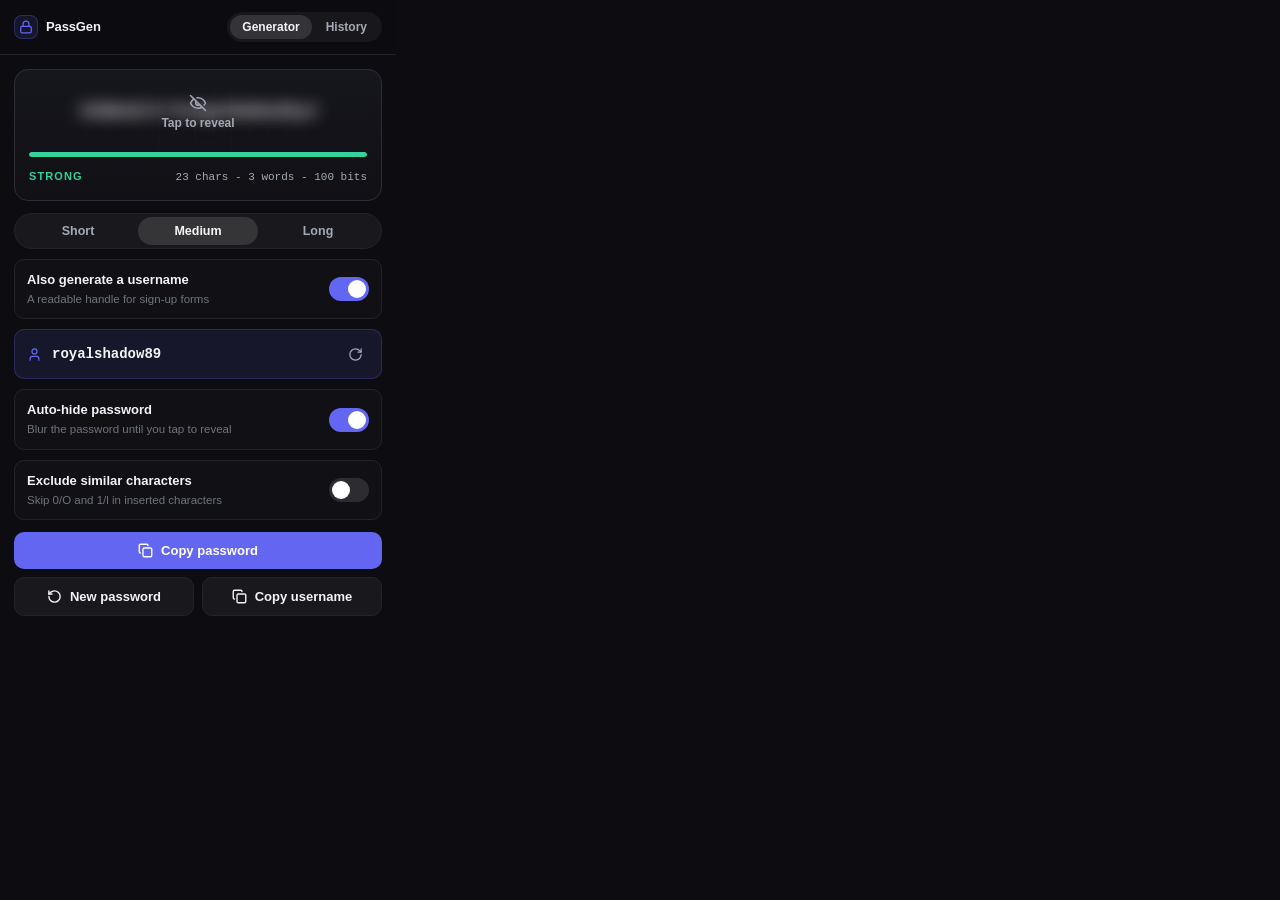
<file: extension/popup.html>
<!doctype html>
<html lang="en">
  <head>
    <meta charset="UTF-8" />
    <meta name="viewport" content="width=device-width, initial-scale=1.0" />
    <title>Secure Phrase Generator</title>
    <link rel="stylesheet" href="popup.css" />
  </head>
  <body>
    <header class="topbar">
      <div class="brand">
        <span class="brand-mark">
          <svg
            xmlns="http://www.w3.org/2000/svg"
            width="14"
            height="14"
            viewBox="0 0 24 24"
            fill="none"
            stroke="currentColor"
            stroke-width="2.2"
            stroke-linecap="round"
            stroke-linejoin="round"
          >
            <rect width="18" height="11" x="3" y="11" rx="2" ry="2" />
            <path d="M7 11V7a5 5 0 0 1 10 0v4" />
          </svg>
        </span>
        <span>PassGen</span>
      </div>
      <nav class="tabs" aria-label="Views">
        <button id="tabGenerate" class="tab active" type="button">Generator</button>
        <button id="tabHistory" class="tab" type="button">
          History
          <span id="historyBadge" class="badge" hidden></span>
        </button>
      </nav>
    </header>

    <!-- ===================== GENERATOR VIEW ===================== -->
    <main id="viewGenerate" class="view">
      <section class="pw-card">
        <div class="pw-box">
          <p id="pwText" class="pw-text pw-hidden">Loading…</p>
          <button id="pwOverlay" class="pw-overlay" type="button" title="Reveal password">
            <svg
              xmlns="http://www.w3.org/2000/svg"
              width="18"
              height="18"
              viewBox="0 0 24 24"
              fill="none"
              stroke="currentColor"
              stroke-width="2"
              stroke-linecap="round"
              stroke-linejoin="round"
            >
              <path
                d="M9.88 9.88a3 3 0 1 0 4.24 4.24"
              />
              <path
                d="M10.73 5.08A10.43 10.43 0 0 1 12 5c7 0 10 7 10 7a13.16 13.16 0 0 1-1.67 2.68"
              />
              <path
                d="M6.61 6.61A13.526 13.526 0 0 0 2 12s3 7 10 7a9.74 9.74 0 0 0 5.39-1.61"
              />
              <line x1="2" x2="22" y1="2" y2="22" />
            </svg>
            <span>Tap to reveal</span>
          </button>
        </div>
        <div class="meter-track">
          <div id="meterBar" class="meter-bar"></div>
        </div>
        <div class="meter-row">
          <span id="strengthText" class="strength-label">Strong</span>
          <span id="entropyText" class="entropy-label"></span>
        </div>
      </section>

      <section class="controls">
        <div id="modeSeg" class="seg" role="radiogroup" aria-label="Password length">
          <button class="seg-btn" type="button" data-mode="short">Short</button>
          <button class="seg-btn active" type="button" data-mode="medium">Medium</button>
          <button class="seg-btn" type="button" data-mode="long">Long</button>
        </div>

        <label class="check">
          <input type="checkbox" id="optUsername" data-setting="withUsername" />
          <span class="check-body">
            <span class="check-title">Also generate a username</span>
            <span class="check-sub">A readable handle for sign-up forms</span>
          </span>
        </label>

        <div id="usernameRow" class="username-row">
          <span class="row-icon">
            <svg
              xmlns="http://www.w3.org/2000/svg"
              width="15"
              height="15"
              viewBox="0 0 24 24"
              fill="none"
              stroke="currentColor"
              stroke-width="2"
              stroke-linecap="round"
              stroke-linejoin="round"
            >
              <path d="M19 21v-2a4 4 0 0 0-4-4H9a4 4 0 0 0-4 4v2" />
              <circle cx="12" cy="7" r="4" />
            </svg>
          </span>
          <span id="usernameValue" class="u-value">—</span>
          <button id="btnNewUsername" class="icon-btn" type="button" title="New username">
            <svg
              xmlns="http://www.w3.org/2000/svg"
              width="15"
              height="15"
              viewBox="0 0 24 24"
              fill="none"
              stroke="currentColor"
              stroke-width="2"
              stroke-linecap="round"
              stroke-linejoin="round"
            >
              <path d="M21 12a9 9 0 1 1-9-9c2.52 0 4.93 1 6.74 2.74L21 8" />
              <path d="M21 3v5h-5" />
            </svg>
          </button>
        </div>

        <label class="check">
          <input type="checkbox" id="optAutoHide" data-setting="autoHide" />
          <span class="check-body">
            <span class="check-title">Auto-hide password</span>
            <span class="check-sub">Blur the password until you tap to reveal</span>
          </span>
        </label>

        <label class="check">
          <input type="checkbox" id="optExcludeSimilar" data-setting="excludeSimilar" />
          <span class="check-body">
            <span class="check-title">Exclude similar characters</span>
            <span class="check-sub">Skip 0/O and 1/l in inserted characters</span>
          </span>
        </label>
      </section>

      <section class="actions">
        <div id="detectedChip" class="detected-chip" hidden>
          <span class="row-icon">
            <svg
              xmlns="http://www.w3.org/2000/svg"
              width="15"
              height="15"
              viewBox="0 0 24 24"
              fill="none"
              stroke="currentColor"
              stroke-width="2"
              stroke-linecap="round"
              stroke-linejoin="round"
            >
              <circle cx="12" cy="12" r="10" />
              <path d="M12 2a14.5 14.5 0 0 0 0 20 14.5 14.5 0 0 0 0-20" />
              <path d="M2 12h20" />
            </svg>
          </span>
          <span class="detected-text">
            Will save for <strong id="detectedSite"></strong>
          </span>
          <button
            id="btnDismissDetected"
            class="icon-btn"
            type="button"
            title="Don't attach this site"
            aria-label="Don't attach this site"
          >
            <svg
              xmlns="http://www.w3.org/2000/svg"
              width="14"
              height="14"
              viewBox="0 0 24 24"
              fill="none"
              stroke="currentColor"
              stroke-width="2.2"
              stroke-linecap="round"
              stroke-linejoin="round"
            >
              <path d="M18 6 6 18" />
              <path d="m6 6 12 12" />
            </svg>
          </button>
        </div>
        <button id="btnCopyPassword" class="btn primary" type="button">
          <svg
            xmlns="http://www.w3.org/2000/svg"
            width="15"
            height="15"
            viewBox="0 0 24 24"
            fill="none"
            stroke="currentColor"
            stroke-width="2.2"
            stroke-linecap="round"
            stroke-linejoin="round"
          >
            <rect width="14" height="14" x="8" y="8" rx="2" ry="2" />
            <path d="M4 16c-1.1 0-2-.9-2-2V4c0-1.1.9-2 2-2h10c1.1 0 2 .9 2 2" />
          </svg>
          Copy password
        </button>
        <div class="actions-row">
          <button id="btnGenerate" class="btn ghost" type="button">
            <svg
              xmlns="http://www.w3.org/2000/svg"
              width="15"
              height="15"
              viewBox="0 0 24 24"
              fill="none"
              stroke="currentColor"
              stroke-width="2.2"
              stroke-linecap="round"
              stroke-linejoin="round"
            >
              <path d="M3 12a9 9 0 1 0 9-9 9.75 9.75 0 0 0-6.74 2.74L3 8" />
              <path d="M3 3v5h5" />
            </svg>
            New password
          </button>
          <button id="btnCopyUsername" class="btn ghost" type="button">
            <svg
              xmlns="http://www.w3.org/2000/svg"
              width="15"
              height="15"
              viewBox="0 0 24 24"
              fill="none"
              stroke="currentColor"
              stroke-width="2.2"
              stroke-linecap="round"
              stroke-linejoin="round"
            >
              <rect width="14" height="14" x="8" y="8" rx="2" ry="2" />
              <path d="M4 16c-1.1 0-2-.9-2-2V4c0-1.1.9-2 2-2h10c1.1 0 2 .9 2 2" />
            </svg>
            Copy username
          </button>
        </div>
      </section>
    </main>

    <!-- ===================== HISTORY VIEW ===================== -->
    <main id="viewHistory" class="view" hidden>
      <div class="history-head">
        <span class="history-title"
          >Saved passwords <span id="historyCount" class="count"></span
        ></span>
        <button id="btnClearHistory" class="link-danger" type="button" hidden>
          Clear all
        </button>
      </div>

      <div id="historyList" class="history-list"></div>

      <div id="historyEmpty" class="history-empty" hidden>
        <svg
          xmlns="http://www.w3.org/2000/svg"
          width="34"
          height="34"
          viewBox="0 0 24 24"
          fill="none"
          stroke="currentColor"
          stroke-width="1.6"
          stroke-linecap="round"
          stroke-linejoin="round"
        >
          <rect width="18" height="11" x="3" y="11" rx="2" ry="2" />
          <path d="M7 11V7a5 5 0 0 1 10 0v4" />
        </svg>
        <p><strong>Nothing saved yet</strong></p>
        <p class="sub">
          Copy a password and it appears here automatically — then add the site
          name, website link and username yourself so you remember where it
          belongs.
        </p>
      </div>
    </main>

    <div id="toast" class="toast" role="status" aria-live="polite"></div>

    <script src="words.js"></script>
    <script src="popup.js"></script>
  </body>
</html>
</file>
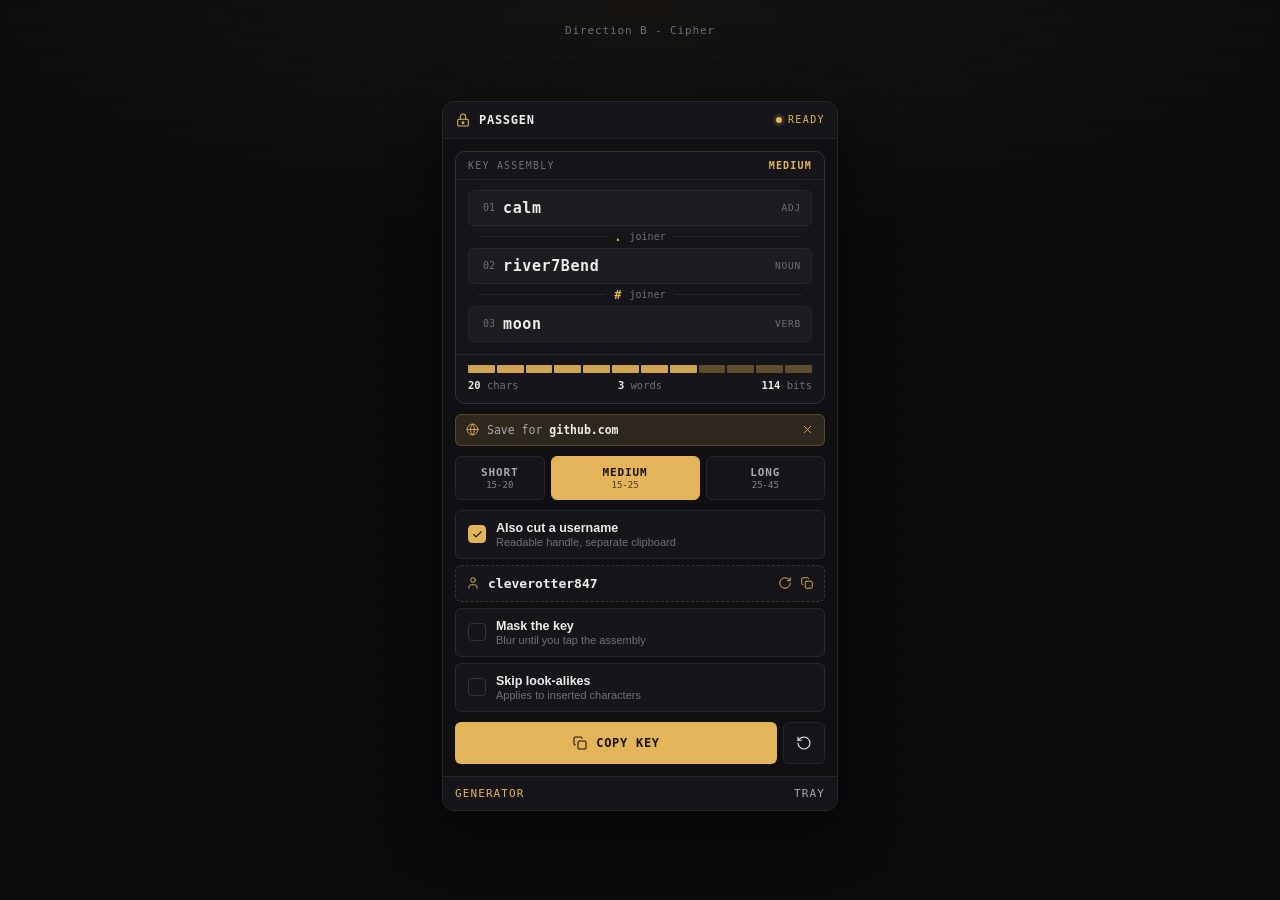
<file: prototypes/passgen-cipher.html>
<!doctype html>
<html lang="en">
<head>
<meta charset="UTF-8" />
<meta name="viewport" content="width=device-width, initial-scale=1.0" />
<title>PassGen - Direction B Cipher</title>
<style>
  /* Direction B - Cipher. Layout restructure. The password is a key, cut into words. */
  :root {
    --bg: #0A0A0C;
    --stage: #101013;
    --panel: #16161A;
    --panel-2: #1C1C21;
    --line: #26262D;
    --line-2: #33333C;
    --text: #EDEDEA;
    --muted: #A8A8B0;
    --faint: #6F6F78;
    --accent: #E4B45A;
    --accent-ink: #171207;
    --accent-dim: rgba(228, 180, 90, 0.14);
    --ok: #7BC47F;
    --bad: #E37373;
    --mono: ui-monospace, "SF Mono", "Cascadia Mono", "JetBrains Mono", Menlo, Consolas, monospace;
    --sans: -apple-system, BlinkMacSystemFont, "Segoe UI", Roboto, "Helvetica Neue", Arial, sans-serif;
    --r: 10px;
    --r-sm: 6px;
  }
  * { box-sizing: border-box; margin: 0; padding: 0; }
  [hidden] { display: none !important; }
  html { color-scheme: dark; }
  body {
    min-height: 100dvh;
    background:
      repeating-linear-gradient(0deg, rgba(255,255,255,0.012) 0 1px, transparent 1px 3px),
      radial-gradient(ellipse 90% 40% at 50% 0%, rgba(228,180,90,0.05), transparent 70%),
      var(--bg);
    color: var(--text);
    font-family: var(--sans);
    display: grid;
    place-items: start center;
    padding: 24px 16px 40px;
  }
  .dir-tag {
    font-family: var(--mono); font-size: 11px; letter-spacing: 0.08em;
    color: var(--faint); margin-bottom: 14px; text-align: center;
  }
  .popup {
    width: 100%; max-width: 396px; min-height: 540px;
    background: var(--stage);
    border: 1px solid var(--line);
    border-radius: 12px;
    overflow: hidden;
    display: flex; flex-direction: column;
    box-shadow: 0 20px 50px rgba(0,0,0,0.55);
  }
  button { font: inherit; color: inherit; background: none; border: 0; cursor: pointer; }
  button:focus-visible, input:focus-visible {
    outline: 2px solid var(--accent); outline-offset: 2px; border-radius: 4px;
  }
  svg { display: block; }
  .ic { width: 16px; height: 16px; stroke: currentColor; stroke-width: 1.6; fill: none; stroke-linecap: round; stroke-linejoin: round; }

  .top {
    display: flex; align-items: center; justify-content: space-between;
    padding: 10px 12px;
    border-bottom: 1px solid var(--line);
    background: var(--panel);
  }
  .brand { display: flex; align-items: center; gap: 8px; font-family: var(--mono); font-size: 12px; font-weight: 700; letter-spacing: 0.06em; }
  .brand-mark { color: var(--accent); }
  .status {
    font-family: var(--mono); font-size: 10px; letter-spacing: 0.14em;
    color: var(--accent); text-transform: uppercase;
    display: flex; align-items: center; gap: 6px;
  }
  .status::before {
    content: ""; width: 6px; height: 6px; border-radius: 50%;
    background: var(--accent);
    box-shadow: 0 0 0 3px var(--accent-dim);
  }

  .view { padding: 12px; display: flex; flex-direction: column; gap: 10px; flex: 1; }

  /* key assembly - the restructured hero */
  .key {
    background: var(--panel);
    border: 1px solid var(--line-2);
    border-radius: var(--r);
    overflow: hidden;
  }
  .key-head {
    display: flex; justify-content: space-between; align-items: center;
    padding: 8px 12px;
    border-bottom: 1px solid var(--line);
    font-family: var(--mono); font-size: 10px; letter-spacing: 0.12em;
    color: var(--faint); text-transform: uppercase;
  }
  .key-head b { color: var(--accent); font-weight: 600; }
  .words { padding: 10px 12px 12px; display: flex; flex-direction: column; gap: 6px; }
  .word {
    display: flex; align-items: center; gap: 8px;
    background: var(--panel-2);
    border: 1px solid var(--line);
    border-radius: var(--r-sm);
    padding: 8px 10px;
    font-family: var(--mono);
  }
  .word-n {
    font-size: 10px; color: var(--faint); width: 16px; flex-shrink: 0;
    text-align: right;
  }
  .word-t {
    flex: 1; font-size: 15px; font-weight: 700; letter-spacing: 0.04em;
    overflow-wrap: anywhere; user-select: all;
  }
  .word-tag { font-size: 9.5px; color: var(--faint); letter-spacing: 0.08em; text-transform: uppercase; }
  .joiner {
    display: flex; align-items: center; gap: 8px;
    padding: 0 10px; margin: -2px 0;
    font-family: var(--mono); font-size: 10px; color: var(--faint);
  }
  .joiner::before, .joiner::after {
    content: ""; flex: 1; height: 1px; background: var(--line);
  }
  .joiner b { color: var(--accent); font-weight: 700; font-size: 12px; }

  .gauge { padding: 10px 12px 12px; border-top: 1px solid var(--line); }
  .ticks { display: flex; gap: 2px; }
  .ticks i { flex: 1; height: 8px; background: rgba(255,255,255,0.06); border-radius: 1px; }
  .ticks.strong i { background: var(--accent); opacity: 0.9; }
  .ticks.strong i:nth-child(n+9) { opacity: 0.35; }
  .gauge-meta {
    display: flex; justify-content: space-between; margin-top: 6px;
    font-family: var(--mono); font-size: 10.5px; color: var(--faint);
  }
  .gauge-meta b { color: var(--text); font-weight: 600; }

  .host {
    display: flex; align-items: center; gap: 8px;
    padding: 8px 10px;
    background: var(--accent-dim);
    border: 1px solid rgba(228,180,90,0.22);
    border-radius: var(--r-sm);
    font-family: var(--mono); font-size: 11.5px; color: var(--muted);
  }
  .host .ic { width: 13px; height: 13px; color: var(--accent); }
  .host b { color: var(--text); font-weight: 600; }
  .host span { flex: 1; }
  .host button { color: var(--faint); }
  .host button:hover { color: var(--text); }

  /* cutters */
  .cutters { display: grid; grid-template-columns: 3fr 5fr 4fr; gap: 6px; }
  .cutter {
    font-family: var(--mono); font-size: 11px; font-weight: 700; letter-spacing: 0.08em;
    padding: 9px 4px; text-align: center;
    background: var(--panel);
    border: 1px solid var(--line);
    border-radius: var(--r-sm);
    color: var(--muted);
    text-transform: uppercase;
    transition: border-color .15s, color .15s, background .15s;
  }
  .cutter[aria-pressed="true"] {
    background: var(--accent);
    border-color: var(--accent);
    color: var(--accent-ink);
  }
  .cutter small { display: block; font-size: 9px; font-weight: 400; letter-spacing: 0; margin-top: 1px; opacity: 0.75; }

  .opts { display: flex; flex-direction: column; gap: 6px; }
  .opt {
    display: flex; align-items: center; gap: 10px;
    padding: 10px 12px;
    background: var(--panel);
    border: 1px solid var(--line);
    border-radius: var(--r-sm);
    font-size: 12.5px; font-weight: 600;
    text-align: left;
  }
  .opt span:not(.tick) { flex: 1; min-width: 0; }
  .opt small { display: block; font-size: 11px; font-weight: 400; color: var(--faint); margin-top: 1px; }
  .tick {
    width: 18px; height: 18px; flex-shrink: 0;
    border: 1.5px solid var(--line-2); border-radius: 4px;
    display: grid; place-items: center;
    color: transparent;
    transition: background .15s, border-color .15s, color .15s;
  }
  .opt[aria-pressed="true"] .tick {
    background: var(--accent); border-color: var(--accent); color: var(--accent-ink);
  }
  .tick svg { width: 11px; height: 11px; stroke-width: 2.4; }

  .handle {
    display: flex; align-items: center; gap: 8px;
    padding: 10px;
    background: var(--panel);
    border: 1px dashed var(--line-2);
    border-radius: var(--r-sm);
    font-family: var(--mono); font-size: 13px; font-weight: 600;
  }
  .handle .ic { width: 14px; height: 14px; color: var(--accent); }
  .handle span { flex: 1; user-select: all; }
  .handle button { color: var(--muted); }
  .handle button:hover { color: var(--text); }

  .dock {
    display: grid; grid-template-columns: 1fr auto;
    gap: 6px; margin-top: auto;
  }
  .btn {
    display: inline-flex; align-items: center; justify-content: center; gap: 8px;
    font-family: var(--mono); font-size: 12px; font-weight: 700; letter-spacing: 0.06em;
    text-transform: uppercase;
    padding: 12px 14px;
    border-radius: var(--r-sm);
    transition: transform .08s, filter .15s;
  }
  .btn:active { transform: translateY(1px); }
  .btn-cut { background: var(--accent); color: var(--accent-ink); }
  .btn-cut:hover { filter: brightness(1.08); }
  .btn-line {
    background: var(--panel); border: 1px solid var(--line);
    color: var(--text);
  }
  .btn-line:hover { border-color: var(--line-2); background: var(--panel-2); }
  .dock-side { display: flex; flex-direction: column; gap: 6px; }
  .dock-side .btn { padding: 12px; }

  /* tray (history) */
  .tray-head { display: flex; align-items: center; justify-content: space-between; }
  .tray-title { font-family: var(--mono); font-size: 11px; letter-spacing: 0.12em; text-transform: uppercase; color: var(--muted); }
  .tray-title em { font-style: normal; color: var(--accent); }
  .wipe { font-family: var(--mono); font-size: 11px; color: var(--bad); letter-spacing: 0.06em; }
  .wipe:hover { text-decoration: underline; }
  .ledger { display: flex; flex-direction: column; gap: 6px; }
  .slot {
    background: var(--panel);
    border: 1px solid var(--line);
    border-radius: var(--r-sm);
    padding: 9px 10px;
    display: grid;
    grid-template-columns: 20px 1fr auto;
    gap: 4px 8px;
    align-items: center;
  }
  .slot-n { font-family: var(--mono); font-size: 10px; color: var(--faint); grid-row: span 2; text-align: center; }
  .slot-site {
    background: transparent; border: 0; color: var(--text);
    font: inherit; font-size: 13px; font-weight: 700; padding: 1px 0;
    border-bottom: 1px dashed transparent; min-width: 0;
  }
  .slot-site:hover, .slot-site:focus { border-bottom-color: var(--accent); outline: none; }
  .slot-actions { display: flex; gap: 2px; grid-row: span 2; }
  .slot-actions button { color: var(--faint); padding: 4px; border-radius: 4px; }
  .slot-actions button:hover { color: var(--text); background: rgba(255,255,255,0.05); }
  .slot-pw {
    grid-column: 2 / 3;
    font-family: var(--mono); font-size: 11px; color: var(--faint);
    letter-spacing: 0.1em; overflow-wrap: anywhere; user-select: all;
  }
  .slot-meta {
    grid-column: 2 / 3;
    font-family: var(--mono); font-size: 10px; color: var(--faint);
    display: flex; gap: 8px; flex-wrap: wrap;
  }
  .slot-meta input {
    background: transparent; border: 0; color: var(--muted);
    font: inherit; font-size: 10.5px; padding: 1px 0; min-width: 0; flex: 1;
    border-bottom: 1px dashed transparent;
  }
  .slot-meta input:hover, .slot-meta input:focus { border-bottom-color: var(--accent); outline: none; color: var(--text); }
  .bare {
    text-align: center; padding: 32px 12px; color: var(--muted);
    font-size: 13px; line-height: 1.5;
  }

  .toast {
    position: fixed; left: 50%; bottom: 16px; transform: translateX(-50%);
    background: #1E1E24; border: 1px solid var(--line-2);
    color: var(--text); font-family: var(--mono); font-size: 11.5px;
    padding: 8px 14px; border-radius: 4px;
    opacity: 0; pointer-events: none; transition: opacity .18s;
    z-index: 10;
  }
  .toast.show { opacity: 1; }

  @media (prefers-reduced-motion: reduce) {
    * { transition: none !important; animation: none !important; }
  }
  @media (max-width: 420px) {
    body { padding: 12px 8px 24px; }
    .cutters { grid-template-columns: 1fr; }
    .dock { grid-template-columns: 1fr; }
  }
</style>
</head>
<body>
<div class="dir-tag">Direction B - Cipher</div>
<div class="popup">

  <header class="top">
    <div class="brand">
      <svg class="ic brand-mark" viewBox="0 0 24 24" aria-hidden="true"><rect x="4" y="11" width="16" height="10" rx="2"/><path d="M8 11V7a4 4 0 0 1 8 0v4"/><circle cx="12" cy="16" r="1.4"/></svg>
      PASSGEN
    </div>
    <div class="status">Ready</div>
  </header>

  <main id="viewGen" class="view">
    <section class="key" aria-label="Generated password">
      <div class="key-head">
        <span>Key assembly</span>
        <b id="keyMode">MEDIUM</b>
      </div>
      <div class="words" id="words"></div>
      <div class="gauge">
        <div class="ticks strong" id="ticks">
          <i></i><i></i><i></i><i></i><i></i><i></i><i></i><i></i><i></i><i></i><i></i><i></i>
        </div>
        <div class="gauge-meta">
          <span><b id="gLen">21</b> chars</span>
          <span><b id="gWords">3</b> words</span>
          <span><b id="gBits">114</b> bits</span>
        </div>
      </div>
    </section>

    <div class="host" id="host">
      <svg class="ic" viewBox="0 0 24 24" aria-hidden="true"><circle cx="12" cy="12" r="10"/><path d="M2 12h20"/><path d="M12 2a15 15 0 0 0 0 20 15 15 0 0 0 0-20"/></svg>
      <span>Save for <b>github.com</b></span>
      <button id="hostX" aria-label="Do not attach this site">
        <svg class="ic" viewBox="0 0 24 24" style="width:13px;height:13px;"><path d="M18 6 6 18"/><path d="m6 6 12 12"/></svg>
      </button>
    </div>

    <div class="cutters" role="group" aria-label="Password length">
      <button class="cutter" data-mode="short" aria-pressed="false">Short<small>15-20</small></button>
      <button class="cutter" data-mode="medium" aria-pressed="true">Medium<small>15-25</small></button>
      <button class="cutter" data-mode="long" aria-pressed="false">Long<small>25-45</small></button>
    </div>

    <div class="opts">
      <button class="opt" id="optUser" aria-pressed="true">
        <span class="tick"><svg viewBox="0 0 24 24" fill="none" stroke="currentColor" stroke-linecap="round" stroke-linejoin="round"><path d="M20 6 9 17 4 12"/></svg></span>
        <span>Also cut a username<small>Readable handle, separate clipboard</small></span>
      </button>
      <div class="handle" id="handleRow">
        <svg class="ic" viewBox="0 0 24 24" aria-hidden="true"><path d="M19 21v-2a4 4 0 0 0-4-4H9a4 4 0 0 0-4 4v2"/><circle cx="12" cy="7" r="4"/></svg>
        <span id="handleVal">cleverotter847</span>
        <button id="handleNew" aria-label="New username">
          <svg class="ic" viewBox="0 0 24 24" style="width:14px;height:14px;"><path d="M21 12a9 9 0 1 1-9-9c2.5 0 4.9 1 6.7 2.7L21 8"/><path d="M21 3v5h-5"/></svg>
        </button>
        <button id="handleCopy" aria-label="Copy username">
          <svg class="ic" viewBox="0 0 24 24" style="width:14px;height:14px;"><rect x="9" y="9" width="12" height="12" rx="2"/><path d="M5 15c-1 0-2-1-2-2V5c0-1 1-2 2-2h8c1 0 2 1 2 2"/></svg>
        </button>
      </div>
      <button class="opt" id="optHide" aria-pressed="false">
        <span class="tick"><svg viewBox="0 0 24 24" fill="none" stroke="currentColor" stroke-linecap="round" stroke-linejoin="round"><path d="M20 6 9 17 4 12"/></svg></span>
        <span>Mask the key<small>Blur until you tap the assembly</small></span>
      </button>
      <button class="opt" id="optSim" aria-pressed="false">
        <span class="tick"><svg viewBox="0 0 24 24" fill="none" stroke="currentColor" stroke-linecap="round" stroke-linejoin="round"><path d="M20 6 9 17 4 12"/></svg></span>
        <span>Skip look-alikes<small>Applies to inserted characters</small></span>
      </button>
    </div>

    <div class="dock">
      <button class="btn btn-cut" id="btnCopy">
        <svg class="ic" viewBox="0 0 24 24" aria-hidden="true"><rect x="9" y="9" width="12" height="12" rx="2"/><path d="M5 15c-1 0-2-1-2-2V5c0-1 1-2 2-2h8c1 0 2 1 2 2"/></svg>
        Copy key
      </button>
      <div class="dock-side">
        <button class="btn btn-line" id="btnRecut" aria-label="New password">
          <svg class="ic" viewBox="0 0 24 24" aria-hidden="true"><path d="M3 12a9 9 0 1 0 9-9 9.7 9.7 0 0 0-6.7 2.7L3 8"/><path d="M3 3v5h5"/></svg>
        </button>
      </div>
    </div>
  </main>

  <main id="viewHist" class="view" hidden>
    <div class="tray-head">
      <span class="tray-title">Tray <em id="trayN">3</em></span>
      <button class="wipe" id="btnWipe">Wipe tray</button>
    </div>
    <div class="ledger" id="ledger"></div>
    <div class="bare" id="bare" hidden>
      Empty tray. Copy a key and it lands here. Name the site so you remember where it fits.
    </div>
  </main>

  <nav class="top" style="border-top:1px solid var(--line); border-bottom:0;" aria-label="Views">
    <button class="tab" id="tabGen" style="font-family:var(--mono);font-size:11px;letter-spacing:0.1em;color:var(--accent);text-transform:uppercase;">Generator</button>
    <button class="tab" id="tabHist" style="font-family:var(--mono);font-size:11px;letter-spacing:0.1em;color:var(--muted);text-transform:uppercase;">Tray</button>
  </nav>

  <div class="toast" id="toast" role="status" aria-live="polite"></div>
</div>

<script>
"use strict";
const KEYS = {
  short: [
    { parts: ["swift", "fox42!kP"], joins: ["."], bits: 78, level: "strong" },
    { parts: ["bold", "lynx8#Neat"], joins: ["."], bits: 82, level: "strong" }
  ],
  medium: [
    { parts: ["calm", "river7Bend", "moon"], joins: [".", "#"], bits: 114 },
    { parts: ["quiet", "pine16Drift", "ember"], joins: [".", "@"], bits: 121 },
    { parts: ["brave", "owl4Skip", "lotus9"], joins: [".", "*"], bits: 108 }
  ],
  long: [
    { parts: ["fierce", "comet28Vault", "orchid", "nine"], joins: [".", "~", "&"], bits: 178 },
    { parts: ["hidden", "iris35Forge", "delta", "wolf", "storm"], joins: [".", "=", "%", "."], bits: 196 }
  ]
};
const TAGS = ["adj", "noun", "verb", "adv"];
const USERS = ["cleverotter847", "nobleocean064", "quietpine21", "amberfalcon12"];
const $ = id => document.getElementById(id);
let mode = "medium", idx = 0, uIdx = 0;
let tray = [
  { id: 1, n: "01", site: "GitHub", url: "github.com", user: "ankit-builds", pw: "calm.river7Bend#moon", date: "Nov 11" },
  { id: 2, n: "02", site: "Gmail", url: "mail.google.com", user: "", pw: "quiet.pine16Drift@ember", date: "Nov 10" },
  { id: 3, n: "03", site: "Reddit", url: "reddit.com", user: "sunset_forge", pw: "fierce.comet28Vault~orchid&nine", date: "Nov 9" }
];
function toast(m) {
  const t = $("toast"); t.textContent = m; t.classList.add("show");
  clearTimeout(toast.t); toast.t = setTimeout(() => t.classList.remove("show"), 1600);
}
function fullPw(k) {
  return k.parts.reduce((acc, p, i) => i === 0 ? p : acc + k.joins[i-1] + p, "");
}
function renderKey() {
  const k = KEYS[mode][idx % KEYS[mode].length];
  const box = $("words");
  box.replaceChildren();
  k.parts.forEach((p, i) => {
    if (i > 0) {
      const j = document.createElement("div");
      j.className = "joiner";
      j.innerHTML = "<b>" + k.joins[i-1].replace("&","&").replace("<","<").replace(">",">") + "</b><span>joiner</span>";
      // keep text safe
      j.textContent = "";
      const b = document.createElement("b");
      b.textContent = k.joins[i-1];
      const s = document.createElement("span");
      s.textContent = "joiner";
      j.append(b, s);
      box.appendChild(j);
    }
    const w = document.createElement("div");
    w.className = "word";
    const n = document.createElement("span"); n.className = "word-n"; n.textContent = String(i+1).padStart(2,"0");
    const t = document.createElement("span"); t.className = "word-t"; t.textContent = p;
    const tag = document.createElement("span"); tag.className = "word-tag"; tag.textContent = TAGS[i % TAGS.length];
    w.append(n, t, tag);
    box.appendChild(w);
  });
  $("keyMode").textContent = mode.toUpperCase();
  $("gLen").textContent = fullPw(k).length;
  $("gWords").textContent = k.parts.length;
  $("gBits").textContent = k.bits;
}
function renderHist() {
  const led = $("ledger");
  led.replaceChildren();
  $("trayN").textContent = String(tray.length).padStart(2,"0");
  $("btnWipe").hidden = tray.length === 0;
  $("bare").hidden = tray.length !== 0;
  tray.forEach((e, i) => {
    const s = document.createElement("div");
    s.className = "slot";
    const n = document.createElement("span"); n.className = "slot-n"; n.textContent = String(i+1).padStart(2,"0");
    const site = document.createElement("input");
    site.className = "slot-site"; site.value = e.site; site.placeholder = "Name this site";
    const acts = document.createElement("div"); acts.className = "slot-actions";
    const eye = document.createElement("button");
    eye.innerHTML = '<svg class="ic" viewBox="0 0 24 24" style="width:14px;height:14px;"><path d="M2 12s3-7 10-7 10 7 10 7-3 7-10 7-10-7-10-7Z"/><circle cx="12" cy="12" r="3"/></svg>';
    eye.setAttribute("aria-label","Show password");
    const cp = document.createElement("button");
    cp.innerHTML = '<svg class="ic" viewBox="0 0 24 24" style="width:14px;height:14px;"><rect x="9" y="9" width="12" height="12" rx="2"/><path d="M5 15c-1 0-2-1-2-2V5c0-1 1-2 2-2h8c1 0 2 1 2 2"/></svg>';
    cp.setAttribute("aria-label","Copy password");
    const del = document.createElement("button");
    del.innerHTML = '<svg class="ic" viewBox="0 0 24 24" style="width:14px;height:14px;"><path d="M3 6h18"/><path d="M19 6v14a2 2 0 0 1-2 2H7a2 2 0 0 1-2-2V6"/><path d="M8 6V4a2 2 0 0 1 2-2h4a2 2 0 0 1 2 2v2"/></svg>';
    del.setAttribute("aria-label","Remove");
    del.addEventListener("click", () => { tray = tray.filter(x => x.id !== e.id); renderHist(); toast("Removed"); });
    acts.append(eye, cp, del);
    const pw = document.createElement("div"); pw.className = "slot-pw";
    pw.textContent = "*".repeat(Math.min(e.pw.length, 24));
    eye.addEventListener("click", () => {
      pw.dataset.rev = pw.dataset.rev === "1" ? "" : "1";
      pw.textContent = pw.dataset.rev === "1" ? e.pw : "*".repeat(Math.min(e.pw.length, 24));
    });
    const meta = document.createElement("div"); meta.className = "slot-meta";
    const url = document.createElement("input"); url.value = e.url; url.placeholder = "link";
    const un = document.createElement("input"); un.value = e.user; un.placeholder = "username";
    const dt = document.createElement("span"); dt.textContent = e.date;
    meta.append(url, un, dt);
    s.append(n, site, acts, pw, meta);
    led.appendChild(s);
  });
}
document.querySelectorAll(".cutter").forEach(b => b.addEventListener("click", () => {
  mode = b.dataset.mode; idx = 0;
  document.querySelectorAll(".cutter").forEach(x => x.setAttribute("aria-pressed", x === b));
  renderKey();
}));
$("btnRecut").addEventListener("click", () => { idx++; renderKey(); toast("Recut"); });
$("tabGen").addEventListener("click", () => {
  $("viewGen").hidden = false; $("viewHist").hidden = true;
  $("tabGen").style.color = "var(--accent)";
  $("tabHist").style.color = "var(--muted)";
});
$("tabHist").addEventListener("click", () => {
  $("viewGen").hidden = true; $("viewHist").hidden = false;
  $("tabGen").style.color = "var(--muted)";
  $("tabHist").style.color = "var(--accent)";
  renderHist();
});
$("optUser").addEventListener("click", e => {
  const on = e.currentTarget.getAttribute("aria-pressed") !== "true";
  e.currentTarget.setAttribute("aria-pressed", on);
  $("handleRow").hidden = !on;
});
$("optHide").addEventListener("click", e => {
  const on = e.currentTarget.getAttribute("aria-pressed") !== "true";
  e.currentTarget.setAttribute("aria-pressed", on);
  document.querySelector(".words").style.filter = on ? "blur(7px)" : "";
  document.querySelector(".words").style.userSelect = on ? "none" : "all";
});
$("optSim").addEventListener("click", e => {
  const on = e.currentTarget.getAttribute("aria-pressed") !== "true";
  e.currentTarget.setAttribute("aria-pressed", on);
  idx++; renderKey();
});
$("handleNew").addEventListener("click", () => { uIdx++; $("handleVal").textContent = USERS[uIdx % USERS.length]; });
$("handleCopy").addEventListener("click", () => toast("Username copied"));
$("btnCopy").addEventListener("click", () => toast("Key copied - saved to tray"));
$("hostX").addEventListener("click", () => { $("host").hidden = true; toast("Site skipped"); });
$("btnWipe").addEventListener("click", () => { tray = []; renderHist(); toast("Tray wiped"); });
renderKey(); renderHist();
</script>
</body>
</html>
</file>
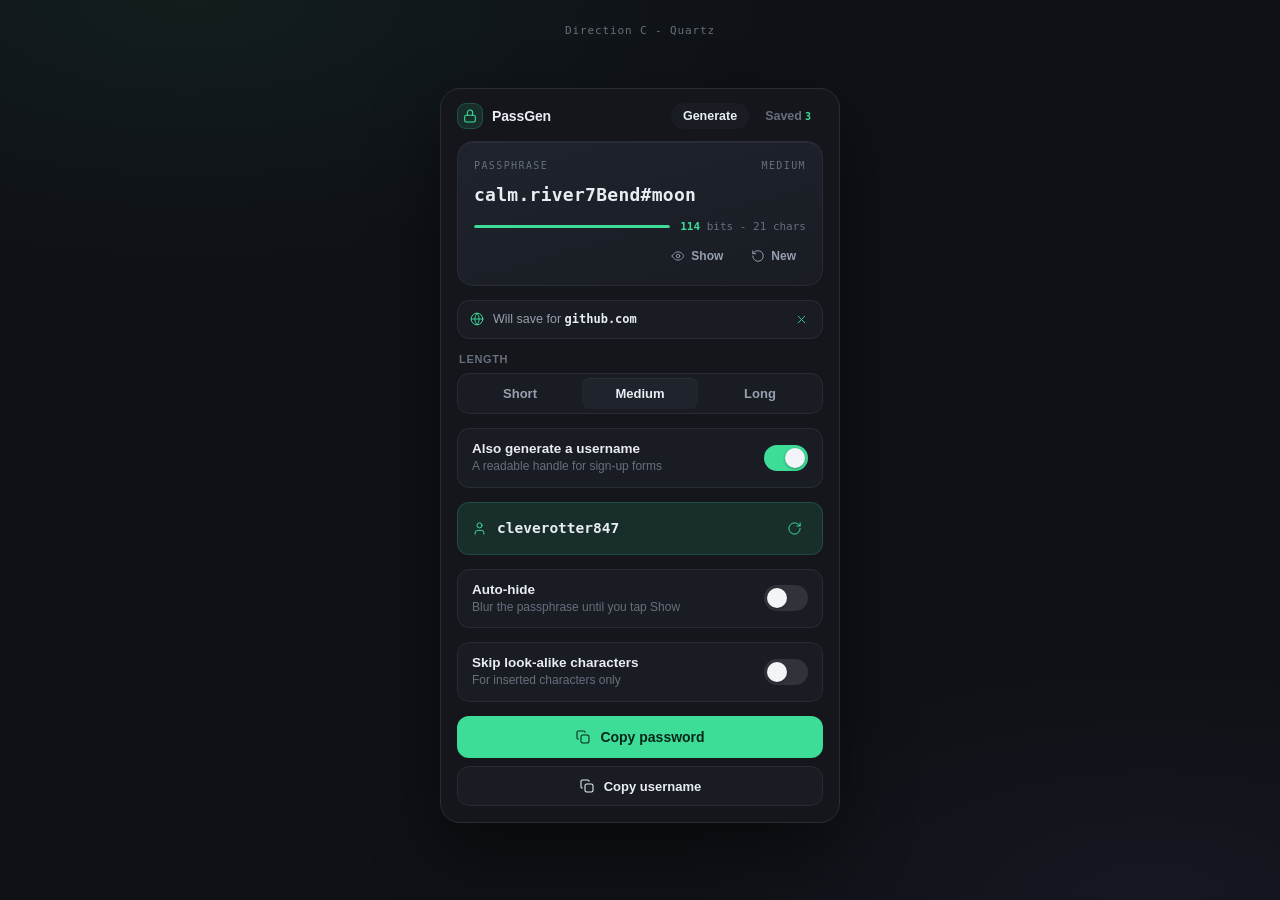
<file: prototypes/passgen-quartz.html>
<!doctype html>
<html lang="en">
<head>
<meta charset="UTF-8" />
<meta name="viewport" content="width=device-width, initial-scale=1.0" />
<title>PassGen - Direction C Quartz</title>
<style>
  /* Direction C - Quartz. Refinement, quieter and more spacious. Copy is the success action. */
  :root {
    --bg: #0F1116;
    --stage: #14161C;
    --card: #191C23;
    --card-2: #1F232C;
    --line: #272C36;
    --line-2: #323845;
    --text: #E9EDF3;
    --muted: #97A0AE;
    --faint: #666F7D;
    --mint: #3DDC97;
    --mint-ink: #06281A;
    --mint-dim: rgba(61, 220, 151, 0.12);
    --focus: #8B93F8;
    --warn: #E8C468;
    --bad: #E37C7C;
    --mono: ui-monospace, "SF Mono", "Cascadia Mono", "JetBrains Mono", Menlo, Consolas, monospace;
    --sans: -apple-system, BlinkMacSystemFont, "Segoe UI Variable", "Segoe UI", Roboto, "Helvetica Neue", Arial, sans-serif;
    --r-lg: 16px;
    --r-md: 12px;
    --r-sm: 8px;
    --r-pill: 999px;
  }
  * { box-sizing: border-box; margin: 0; padding: 0; }
  [hidden] { display: none !important; }
  html { color-scheme: dark; }
  body {
    min-height: 100dvh;
    background:
      radial-gradient(ellipse 70% 45% at 15% 0%, rgba(61,220,151,0.06), transparent 65%),
      radial-gradient(ellipse 60% 40% at 90% 100%, rgba(139,147,248,0.05), transparent 65%),
      var(--bg);
    color: var(--text);
    font-family: var(--sans);
    display: grid;
    place-items: start center;
    padding: 24px 16px 40px;
  }
  .dir-tag {
    font-family: var(--mono); font-size: 11px; letter-spacing: 0.08em;
    color: var(--faint); margin-bottom: 14px; text-align: center;
  }
  .popup {
    width: 100%; max-width: 400px; min-height: 560px;
    background: var(--stage);
    border: 1px solid var(--line);
    border-radius: 20px;
    overflow: hidden;
    display: flex; flex-direction: column;
    box-shadow: 0 28px 70px rgba(0,0,0,0.45);
  }
  button { font: inherit; color: inherit; background: none; border: 0; cursor: pointer; }
  button:focus-visible, input:focus-visible {
    outline: 2px solid var(--focus); outline-offset: 2px; border-radius: 8px;
  }
  svg { display: block; }
  .ic { width: 16px; height: 16px; stroke: currentColor; stroke-width: 1.6; fill: none; stroke-linecap: round; stroke-linejoin: round; }

  .top {
    display: flex; align-items: center; justify-content: space-between;
    padding: 14px 16px 12px;
  }
  .brand { display: flex; align-items: center; gap: 9px; font-weight: 650; font-size: 14px; letter-spacing: -0.01em; }
  .brand-mark {
    width: 26px; height: 26px; display: grid; place-items: center;
    background: var(--mint-dim); color: var(--mint);
    border: 1px solid rgba(61,220,151,0.22);
    border-radius: 9px;
  }
  .tabs { display: flex; gap: 4px; }
  .tab {
    font-size: 12.5px; font-weight: 600; color: var(--faint);
    padding: 6px 12px; border-radius: var(--r-pill);
    transition: color .15s, background .15s;
  }
  .tab:hover { color: var(--muted); }
  .tab[aria-selected="true"] { color: var(--text); background: var(--card); }
  .count {
    font-family: var(--mono); font-size: 10px; color: var(--mint);
    margin-left: 3px;
  }

  .view { padding: 0 16px 16px; display: flex; flex-direction: column; gap: 14px; flex: 1; }

  /* engraved plate */
  .plate {
    background: linear-gradient(165deg, var(--card-2), var(--card));
    border: 1px solid var(--line);
    border-radius: var(--r-lg);
    padding: 18px 16px 16px;
    box-shadow: inset 0 1px 0 rgba(255,255,255,0.04);
  }
  .plate-label {
    font-family: var(--mono); font-size: 10px; letter-spacing: 0.14em;
    text-transform: uppercase; color: var(--faint);
    display: flex; justify-content: space-between; margin-bottom: 10px;
  }
  .pw {
    font-family: var(--mono);
    font-size: 18px; font-weight: 650; line-height: 1.5;
    letter-spacing: 0.015em;
    word-break: break-all; overflow-wrap: anywhere;
    color: var(--text);
  }
  .pw.is-hidden { filter: blur(10px); user-select: none; }
  .plate-foot {
    display: flex; align-items: center; justify-content: space-between;
    margin-top: 12px; gap: 10px;
  }
  .bar { flex: 1; height: 3px; border-radius: 2px; background: rgba(255,255,255,0.07); overflow: hidden; }
  .bar i { display: block; height: 100%; width: 100%; background: var(--mint); border-radius: 2px; }
  .bar.good i { width: 66%; background: var(--warn); }
  .bar.fair i { width: 38%; background: var(--bad); }
  .read { font-family: var(--mono); font-size: 11px; color: var(--faint); white-space: nowrap; }
  .read b { color: var(--mint); font-weight: 600; }

  .tools { display: flex; gap: 8px; justify-content: flex-end; margin-top: 10px; }
  .tool {
    display: inline-flex; align-items: center; gap: 6px;
    font-size: 12px; font-weight: 600; color: var(--muted);
    padding: 6px 10px; border-radius: var(--r-sm);
    transition: background .15s, color .15s;
  }
  .tool:hover { background: rgba(255,255,255,0.05); color: var(--text); }
  .tool .ic { width: 14px; height: 14px; }

  .host {
    display: flex; align-items: center; gap: 9px;
    padding: 10px 12px;
    background: var(--card);
    border: 1px solid var(--line);
    border-radius: var(--r-md);
    font-size: 12.5px; color: var(--muted);
  }
  .host .ic { width: 14px; height: 14px; color: var(--mint); flex-shrink: 0; }
  .host span { flex: 1; min-width: 0; }
  .host b { color: var(--text); font-family: var(--mono); font-weight: 600; font-size: 12px; }
  .host button { color: var(--faint); padding: 2px; }
  .host button:hover { color: var(--text); }

  .field {
    display: flex; flex-direction: column; gap: 8px;
  }
  .field-label {
    font-size: 11px; font-weight: 650; letter-spacing: 0.06em;
    text-transform: uppercase; color: var(--faint);
    padding: 0 2px;
  }
  .seg { display: flex; background: var(--card); border: 1px solid var(--line); border-radius: var(--r-md); padding: 4px; gap: 4px; }
  .seg-btn {
    flex: 1; font-size: 13px; font-weight: 600; color: var(--muted);
    padding: 8px 0; border-radius: var(--r-sm);
    transition: background .16s, color .16s;
  }
  .seg-btn:hover { color: var(--text); }
  .seg-btn[aria-pressed="true"] { background: var(--card-2); color: var(--text); box-shadow: inset 0 1px 0 rgba(255,255,255,0.05); }

  .card {
    background: var(--card);
    border: 1px solid var(--line);
    border-radius: var(--r-md);
    padding: 12px 14px;
    display: flex; align-items: center; gap: 12px;
  }
  .card-txt { flex: 1; min-width: 0; }
  .card-title { font-size: 13.5px; font-weight: 600; }
  .card-sub { font-size: 12px; color: var(--faint); margin-top: 2px; line-height: 1.4; }
  .switch {
    position: relative; width: 44px; height: 26px; flex-shrink: 0;
    border-radius: var(--r-pill);
    background: rgba(255,255,255,0.1);
    transition: background .2s;
  }
  .switch::after {
    content: ""; position: absolute; top: 3px; left: 3px;
    width: 20px; height: 20px; border-radius: 50%;
    background: #F2F4F7;
    box-shadow: 0 1px 3px rgba(0,0,0,0.3);
    transition: transform .22s cubic-bezier(.16,1,.3,1);
  }
  .switch[aria-checked="true"] { background: var(--mint); }
  .switch[aria-checked="true"]::after { transform: translateX(18px); }

  .handle {
    display: flex; align-items: center; gap: 10px;
    padding: 12px 14px;
    background: var(--mint-dim);
    border: 1px solid rgba(61,220,151,0.18);
    border-radius: var(--r-md);
  }
  .handle .ic { color: var(--mint); width: 15px; height: 15px; }
  .handle-val {
    flex: 1; font-family: var(--mono); font-size: 14.5px; font-weight: 600;
    user-select: all; overflow-wrap: anywhere;
  }
  .handle .tool { color: var(--muted); }

  .cta-row { display: flex; flex-direction: column; gap: 8px; margin-top: auto; }
  .cta {
    display: flex; align-items: center; justify-content: center; gap: 9px;
    font-size: 14px; font-weight: 650;
    padding: 13px 16px;
    border-radius: var(--r-md);
    transition: transform .08s, filter .15s, background .15s;
  }
  .cta:active { transform: scale(0.985); }
  .cta-main { background: var(--mint); color: var(--mint-ink); }
  .cta-main:hover { filter: brightness(1.06); }
  .cta-row-split { display: flex; gap: 8px; }
  .cta-soft {
    flex: 1;
    background: var(--card);
    border: 1px solid var(--line);
    color: var(--text);
    font-size: 13px; font-weight: 600;
    padding: 11px 12px;
  }
  .cta-soft:hover { background: var(--card-2); }

  .hist-top { display: flex; align-items: baseline; justify-content: space-between; padding-top: 4px; }
  .hist-title { font-size: 13px; font-weight: 650; }
  .hist-title span { color: var(--faint); font-weight: 500; font-size: 12px; margin-left: 6px; }
  .clear { font-size: 12px; font-weight: 600; color: var(--bad); padding: 4px 8px; border-radius: 6px; }
  .clear:hover { background: rgba(227,124,124,0.08); }

  .stack { display: flex; flex-direction: column; gap: 10px; }
  .entry {
    background: var(--card);
    border: 1px solid var(--line);
    border-radius: var(--r-md);
    padding: 12px 14px;
    display: flex; flex-direction: column; gap: 8px;
  }
  .e-head { display: flex; align-items: center; gap: 8px; }
  .e-site {
    flex: 1; min-width: 0;
    background: transparent; border: 0; color: var(--text);
    font: inherit; font-size: 14px; font-weight: 650; padding: 2px 0;
  }
  .e-site::placeholder { color: var(--faint); font-weight: 500; }
  .e-actions { display: flex; gap: 2px; }
  .e-actions button { color: var(--faint); padding: 5px; border-radius: 6px; }
  .e-actions button:hover { color: var(--text); background: rgba(255,255,255,0.05); }
  .e-line {
    display: flex; align-items: center; gap: 8px;
    font-size: 12.5px; color: var(--muted);
  }
  .e-line .ic { width: 13px; height: 13px; color: var(--faint); flex-shrink: 0; }
  .e-line input {
    flex: 1; min-width: 0;
    background: transparent; border: 0; color: var(--muted);
    font: inherit; font-size: 12.5px; padding: 2px 0;
  }
  .e-line input::placeholder { color: var(--faint); }
  .e-line input:hover, .e-line input:focus { color: var(--text); outline: none; }
  .e-pw {
    font-family: var(--mono); font-size: 12.5px; color: var(--muted);
    letter-spacing: 0.14em; overflow-wrap: anywhere; user-select: all;
    flex: 1;
  }
  .e-date { font-size: 11px; color: var(--faint); }
  .quiet {
    text-align: center; padding: 48px 20px; color: var(--muted);
    display: flex; flex-direction: column; align-items: center; gap: 10px;
  }
  .quiet .ic { width: 32px; height: 32px; color: var(--faint); stroke-width: 1.3; }
  .quiet p { font-size: 13px; line-height: 1.55; max-width: 250px; }

  .toast {
    position: fixed; left: 50%; bottom: 20px; transform: translateX(-50%);
    background: #1E222B; border: 1px solid var(--line-2);
    color: var(--text); font-size: 12.5px; font-weight: 600;
    padding: 9px 16px; border-radius: var(--r-pill);
    opacity: 0; pointer-events: none; transition: opacity .2s;
    z-index: 10;
  }
  .toast.show { opacity: 1; }

  @media (prefers-reduced-motion: reduce) {
    * { transition: none !important; animation: none !important; }
  }
  @media (max-width: 420px) {
    body { padding: 12px 8px 24px; }
    .popup { border-radius: 16px; }
    .view { padding: 0 12px 12px; }
  }
</style>
</head>
<body>
<div class="dir-tag">Direction C - Quartz</div>
<div class="popup">

  <header class="top">
    <div class="brand">
      <span class="brand-mark">
        <svg class="ic" viewBox="0 0 24 24" aria-hidden="true"><rect x="4" y="11" width="16" height="10" rx="2.5"/><path d="M8 11V7a4 4 0 0 1 8 0v4"/></svg>
      </span>
      PassGen
    </div>
    <nav class="tabs" role="tablist" aria-label="Views">
      <button class="tab" id="tabGen" role="tab" aria-selected="true">Generate</button>
      <button class="tab" id="tabHist" role="tab" aria-selected="false">Saved<span class="count" id="count">3</span></button>
    </nav>
  </header>

  <main id="viewGen" class="view" role="tabpanel">
    <section class="plate">
      <div class="plate-label">
        <span>Passphrase</span>
        <span id="plateMode">Medium</span>
      </div>
      <p class="pw" id="pw">calm.river7Bend#moon</p>
      <div class="plate-foot">
        <div class="bar" id="bar"><i></i></div>
        <span class="read" id="read"><b>114</b> bits - 21 chars</span>
      </div>
      <div class="tools">
        <button class="tool" id="btnReveal" aria-pressed="true">
          <svg class="ic" viewBox="0 0 24 24" aria-hidden="true"><path d="M2 12s3-7 10-7 10 7 10 7-3 7-10 7-10-7-10-7Z"/><circle cx="12" cy="12" r="3"/></svg>
          Show
        </button>
        <button class="tool" id="btnNew">
          <svg class="ic" viewBox="0 0 24 24" aria-hidden="true"><path d="M3 12a9 9 0 1 0 9-9 9.7 9.7 0 0 0-6.7 2.7L3 8"/><path d="M3 3v5h5"/></svg>
          New
        </button>
      </div>
    </section>

    <div class="host" id="host">
      <svg class="ic" viewBox="0 0 24 24" aria-hidden="true"><circle cx="12" cy="12" r="10"/><path d="M2 12h20"/><path d="M12 2a15 15 0 0 0 0 20 15 15 0 0 0 0-20"/></svg>
      <span>Will save for <b>github.com</b></span>
      <button id="hostX" aria-label="Do not attach this site">
        <svg class="ic" viewBox="0 0 24 24" style="width:13px;height:13px;"><path d="M18 6 6 18"/><path d="m6 6 12 12"/></svg>
      </button>
    </div>

    <div class="field">
      <span class="field-label">Length</span>
      <div class="seg" role="group" aria-label="Password length">
        <button class="seg-btn" data-mode="short" aria-pressed="false">Short</button>
        <button class="seg-btn" data-mode="medium" aria-pressed="true">Medium</button>
        <button class="seg-btn" data-mode="long" aria-pressed="false">Long</button>
      </div>
    </div>

    <div class="card">
      <div class="card-txt">
        <div class="card-title">Also generate a username</div>
        <div class="card-sub">A readable handle for sign-up forms</div>
      </div>
      <button class="switch" id="swUser" role="switch" aria-checked="true" aria-label="Also generate a username"></button>
    </div>
    <div class="handle" id="handleRow">
      <svg class="ic" viewBox="0 0 24 24" aria-hidden="true"><path d="M19 21v-2a4 4 0 0 0-4-4H9a4 4 0 0 0-4 4v2"/><circle cx="12" cy="7" r="4"/></svg>
      <span class="handle-val" id="handleVal">cleverotter847</span>
      <button class="tool" id="handleNew" aria-label="New username" style="padding:6px;">
        <svg class="ic" viewBox="0 0 24 24" aria-hidden="true"><path d="M21 12a9 9 0 1 1-9-9c2.5 0 4.9 1 6.7 2.7L21 8"/><path d="M21 3v5h-5"/></svg>
      </button>
    </div>

    <div class="card">
      <div class="card-txt">
        <div class="card-title">Auto-hide</div>
        <div class="card-sub">Blur the passphrase until you tap Show</div>
      </div>
      <button class="switch" id="swHide" role="switch" aria-checked="false" aria-label="Auto-hide password"></button>
    </div>
    <div class="card">
      <div class="card-txt">
        <div class="card-title">Skip look-alike characters</div>
        <div class="card-sub">For inserted characters only</div>
      </div>
      <button class="switch" id="swSim" role="switch" aria-checked="false" aria-label="Exclude similar characters"></button>
    </div>

    <div class="cta-row">
      <button class="cta cta-main" id="btnCopy">
        <svg class="ic" viewBox="0 0 24 24" aria-hidden="true"><rect x="9" y="9" width="12" height="12" rx="2.5"/><path d="M5 15c-1 0-2-1-2-2V5c0-1 1-2 2-2h8c1 0 2 1 2 2"/></svg>
        Copy password
      </button>
      <div class="cta-row-split">
        <button class="cta cta-soft" id="btnCopyUser">
          <svg class="ic" viewBox="0 0 24 24" aria-hidden="true"><rect x="9" y="9" width="12" height="12" rx="2.5"/><path d="M5 15c-1 0-2-1-2-2V5c0-1 1-2 2-2h8c1 0 2 1 2 2"/></svg>
          Copy username
        </button>
      </div>
    </div>
  </main>

  <main id="viewHist" class="view" role="tabpanel" hidden>
    <div class="hist-top">
      <span class="hist-title">Saved <span id="histCount">3 passwords</span></span>
      <button class="clear" id="btnClear">Clear all</button>
    </div>
    <div class="stack" id="stack"></div>
    <div class="quiet" id="quiet" hidden>
      <svg class="ic" viewBox="0 0 24 24" aria-hidden="true"><rect x="4" y="11" width="16" height="10" rx="2.5"/><path d="M8 11V7a4 4 0 0 1 8 0v4"/></svg>
      <p>Nothing here yet. Copy a password and it lands in this list. Add the site and username so you remember where it belongs.</p>
    </div>
  </main>

  <div class="toast" id="toast" role="status" aria-live="polite"></div>
</div>

<script>
"use strict";
const SET = {
  short: [
    { pw: "swift.fox42!kP", bits: 78, chars: 15 },
    { pw: "bold.lynx8#Neat", bits: 82, chars: 16 }
  ],
  medium: [
    { pw: "calm.river7Bend#moon", bits: 114, chars: 21 },
    { pw: "quiet.pine16Drift@ember", bits: 121, chars: 23 },
    { pw: "brave.owl4Skip*lotus9", bits: 108, chars: 21 }
  ],
  long: [
    { pw: "fierce.comet28Vault~orchid&nine", bits: 178, chars: 33 },
    { pw: "hidden.iris35Forge=delta%wolf.storm", bits: 196, chars: 36 }
  ]
};
const USERS = ["cleverotter847", "nobleocean064", "quietpine21", "amberfalcon12"];
const $ = id => document.getElementById(id);
let mode = "medium", idx = 0, uIdx = 0, shown = true;
let saved = [
  { id: 1, site: "GitHub", url: "github.com", user: "ankit-builds", pw: "calm.river7Bend#moon", date: "Nov 11, 2026" },
  { id: 2, site: "Gmail", url: "mail.google.com", user: "", pw: "quiet.pine16Drift@ember", date: "Nov 10, 2026" },
  { id: 3, site: "Reddit", url: "reddit.com", user: "sunset_forge", pw: "fierce.comet28Vault~orchid&nine", date: "Nov 9, 2026" }
];
function toast(m) {
  const t = $("toast"); t.textContent = m; t.classList.add("show");
  clearTimeout(toast.t); toast.t = setTimeout(() => t.classList.remove("show"), 1800);
}
function renderPw() {
  const s = SET[mode][idx % SET[mode].length];
  $("pw").textContent = s.pw;
  $("read").innerHTML = "";
  const b = document.createElement("b"); b.textContent = s.bits;
  $("read").append(b, " bits - " + s.chars + " chars");
  $("plateMode").textContent = mode[0].toUpperCase() + mode.slice(1);
  $("bar").className = "bar";
}
function renderUser() { $("handleVal").textContent = USERS[uIdx % USERS.length]; }
const IC = {
  eye: '<svg class="ic" viewBox="0 0 24 24" style="width:14px;height:14px;"><path d="M2 12s3-7 10-7 10 7 10 7-3 7-10 7-10-7-10-7Z"/><circle cx="12" cy="12" r="3"/></svg>',
  copy: '<svg class="ic" viewBox="0 0 24 24" style="width:14px;height:14px;"><rect x="9" y="9" width="12" height="12" rx="2"/><path d="M5 15c-1 0-2-1-2-2V5c0-1 1-2 2-2h8c1 0 2 1 2 2"/></svg>',
  trash: '<svg class="ic" viewBox="0 0 24 24" style="width:14px;height:14px;"><path d="M3 6h18"/><path d="M19 6v14a2 2 0 0 1-2 2H7a2 2 0 0 1-2-2V6"/><path d="M8 6V4a2 2 0 0 1 2-2h4a2 2 0 0 1 2 2v2"/></svg>',
  ext: '<svg class="ic" viewBox="0 0 24 24" style="width:14px;height:14px;"><path d="M15 3h6v6"/><path d="M10 14 21 3"/><path d="M18 13v6a2 2 0 0 1-2 2H5a2 2 0 0 1-2-2V8a2 2 0 0 1 2-2h6"/></svg>',
  user: '<svg class="ic" viewBox="0 0 24 24" style="width:13px;height:13px;"><path d="M19 21v-2a4 4 0 0 0-4-4H9a4 4 0 0 0-4 4v2"/><circle cx="12" cy="7" r="4"/></svg>',
  link: '<svg class="ic" viewBox="0 0 24 24" style="width:13px;height:13px;"><path d="M10 13a5 5 0 0 0 7.5.5l3-3a5 5 0 0 0-7-7l-1.7 1.7"/><path d="M14 11a5 5 0 0 0-7.5-.5l-3 3a5 5 0 0 0 7 7l1.7-1.7"/></svg>'
};
function act(svg, label, fn) {
  const b = document.createElement("button");
  b.innerHTML = svg; b.setAttribute("aria-label", label);
  b.addEventListener("click", fn);
  return b;
}
function renderHist() {
  const st = $("stack");
  st.replaceChildren();
  $("count").textContent = saved.length;
  $("histCount").textContent = saved.length + (saved.length === 1 ? " password" : " passwords");
  $("btnClear").hidden = saved.length === 0;
  $("quiet").hidden = saved.length !== 0;
  for (const e of saved) {
    const en = document.createElement("div"); en.className = "entry";
    const head = document.createElement("div"); head.className = "e-head";
    const site = document.createElement("input");
    site.className = "e-site"; site.value = e.site; site.placeholder = "Where is this for?";
    site.setAttribute("aria-label", "Site or app name");
    const acts = document.createElement("div"); acts.className = "e-actions";
    acts.append(
      act(IC.trash, "Remove entry", () => { saved = saved.filter(x => x.id !== e.id); renderHist(); toast("Removed"); })
    );
    head.append(site, acts);
    const l1 = document.createElement("div"); l1.className = "e-line";
    l1.append(Object.assign(document.createElement("span"), { innerHTML: IC.link }));
    const url = document.createElement("input"); url.value = e.url; url.placeholder = "Website link";
    url.setAttribute("aria-label", "Website link");
    l1.append(url);
    if (e.url) l1.append(act(IC.ext, "Open website", () => {}));
    const l2 = document.createElement("div"); l2.className = "e-line";
    l2.append(Object.assign(document.createElement("span"), { innerHTML: IC.user }));
    const un = document.createElement("input"); un.value = e.user; un.placeholder = "Add username";
    un.setAttribute("aria-label", "Username");
    l2.append(un);
    const l3 = document.createElement("div"); l3.className = "e-line";
    l3.append(Object.assign(document.createElement("span"), { innerHTML: IC.eye }));
    const pw = document.createElement("span"); pw.className = "e-pw";
    pw.textContent = "*".repeat(Math.min(e.pw.length, 20));
    l3.append(pw,
      act(IC.eye, "Show password", () => {
        const r = pw.dataset.r === "1";
        pw.dataset.r = r ? "" : "1";
        pw.textContent = r ? "*".repeat(Math.min(e.pw.length, 20)) : e.pw;
      }),
      act(IC.copy, "Copy password", () => toast("Password copied"))
    );
    const dt = document.createElement("div"); dt.className = "e-date"; dt.textContent = "Saved " + e.date;
    en.append(head, l1, l2, l3, dt);
    st.appendChild(en);
  }
}
document.querySelectorAll(".tab").forEach(t => t.addEventListener("click", () => {
  const gen = t.id === "tabGen";
  $("tabGen").setAttribute("aria-selected", gen);
  $("tabHist").setAttribute("aria-selected", !gen);
  $("viewGen").hidden = !gen;
  $("viewHist").hidden = gen;
}));
document.querySelectorAll(".seg-btn").forEach(b => b.addEventListener("click", () => {
  mode = b.dataset.mode; idx = 0;
  document.querySelectorAll(".seg-btn").forEach(x => x.setAttribute("aria-pressed", x === b));
  renderPw();
}));
$("btnNew").addEventListener("click", () => { idx++; renderPw(); });
$("btnReveal").addEventListener("click", () => {
  shown = !shown;
  $("pw").classList.toggle("is-hidden", !shown);
  $("btnReveal").setAttribute("aria-pressed", shown);
  $("btnReveal").lastChild.textContent = shown ? "Show" : "Hidden";
});
$("btnCopy").addEventListener("click", () => toast("Password copied - saved"));
$("btnCopyUser").addEventListener("click", () => toast("Username copied"));
$("swUser").addEventListener("click", e => {
  const on = e.currentTarget.getAttribute("aria-checked") !== "true";
  e.currentTarget.setAttribute("aria-checked", on);
  $("handleRow").hidden = !on;
  $("btnCopyUser").hidden = !on;
});
$("swHide").addEventListener("click", e => {
  const on = e.currentTarget.getAttribute("aria-checked") !== "true";
  e.currentTarget.setAttribute("aria-checked", on);
  if (on) { shown = false; $("pw").classList.add("is-hidden"); }
});
$("swSim").addEventListener("click", e => {
  const on = e.currentTarget.getAttribute("aria-checked") !== "true";
  e.currentTarget.setAttribute("aria-checked", on);
  idx++; renderPw();
});
$("handleNew").addEventListener("click", () => { uIdx++; renderUser(); });
$("hostX").addEventListener("click", () => { $("host").hidden = true; toast("Site skipped"); });
$("btnClear").addEventListener("click", () => { saved = []; renderHist(); toast("List cleared"); });
renderPw(); renderUser(); renderHist();
</script>
</body>
</html>
</file>
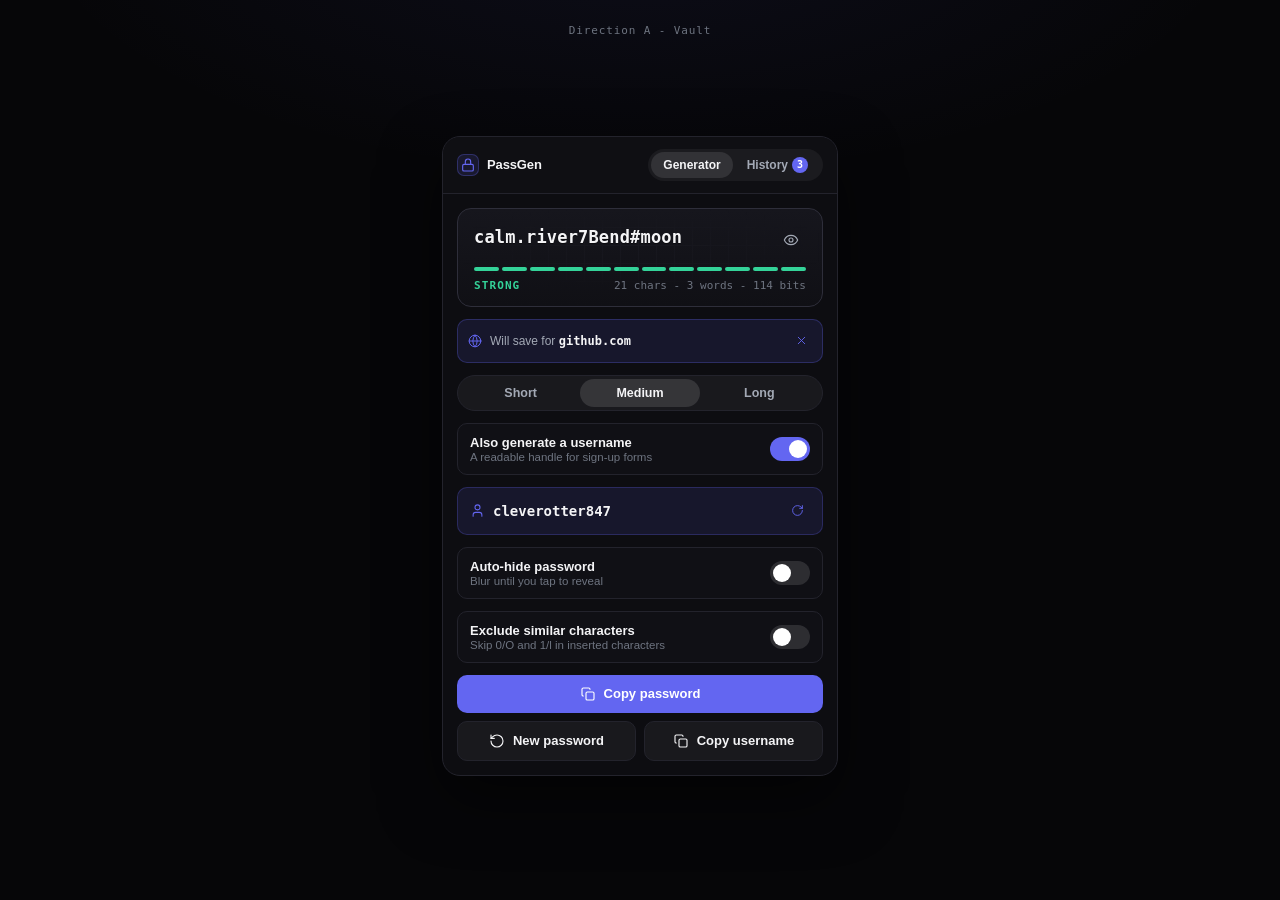
<file: prototypes/passgen-vault.html>
<!doctype html>
<html lang="en">
<head>
<meta charset="UTF-8" />
<meta name="viewport" content="width=device-width, initial-scale=1.0" />
<title>PassGen - Direction A Vault</title>
<style>
  /* Direction A - Vault. Refinement. Password as the object. */
  :root {
    --bg: #060608;
    --stage: #0D0D11;
    --surface: #101015;
    --surface-2: #16161D;
    --line: #23232C;
    --line-strong: #2E2E3A;
    --text: #F4F4F6;
    --muted: #A3A9B5;
    --faint: #6E7480;
    --brand: #6366F1;
    --brand-press: #4F46E5;
    --brand-soft: rgba(99, 102, 241, 0.12);
    --ok: #34D399;
    --warn: #FBBF24;
    --bad: #F87171;
    --mono: ui-monospace, "SF Mono", "Cascadia Mono", "JetBrains Mono", Menlo, Consolas, monospace;
    --sans: -apple-system, BlinkMacSystemFont, "Segoe UI", Roboto, "Helvetica Neue", Arial, sans-serif;
    --r-card: 14px;
    --r-btn: 10px;
    --r-pill: 999px;
  }
  * { box-sizing: border-box; margin: 0; padding: 0; }
  [hidden] { display: none !important; }
  html { color-scheme: dark; }
  body {
    min-height: 100dvh;
    background:
      radial-gradient(ellipse 80% 50% at 50% -10%, rgba(99,102,241,0.08), transparent 60%),
      var(--bg);
    color: var(--text);
    font-family: var(--sans);
    display: grid;
    place-items: start center;
    padding: 24px 16px 40px;
  }
  .dir-tag {
    font-family: var(--mono);
    font-size: 11px;
    letter-spacing: 0.08em;
    color: var(--faint);
    margin-bottom: 14px;
    text-align: center;
  }
  .popup {
    width: 100%;
    max-width: 396px;
    min-height: 520px;
    background: var(--stage);
    border: 1px solid var(--line);
    border-radius: 18px;
    overflow: hidden;
    display: flex;
    flex-direction: column;
    box-shadow: 0 24px 60px rgba(0,0,0,0.5);
  }
  button { font: inherit; color: inherit; background: none; border: 0; cursor: pointer; }
  button:focus-visible, input:focus-visible, [tabindex]:focus-visible {
    outline: 2px solid var(--brand);
    outline-offset: 2px;
    border-radius: 6px;
  }
  svg { display: block; }
  .ic { width: 16px; height: 16px; stroke: currentColor; stroke-width: 1.7; fill: none; stroke-linecap: round; stroke-linejoin: round; }

  /* header */
  .top {
    display: flex;
    align-items: center;
    justify-content: space-between;
    padding: 12px 14px;
    border-bottom: 1px solid var(--line);
    background: rgba(16,16,21,0.7);
  }
  .brand { display: flex; align-items: center; gap: 8px; font-weight: 700; font-size: 13px; letter-spacing: -0.01em; }
  .brand-mark {
    width: 22px; height: 22px;
    display: grid; place-items: center;
    background: var(--brand-soft);
    border: 1px solid rgba(99,102,241,0.3);
    border-radius: 7px;
    color: var(--brand);
  }
  .tabs { display: flex; gap: 2px; background: rgba(255,255,255,0.05); padding: 3px; border-radius: var(--r-pill); }
  .tab {
    font-size: 12px; font-weight: 600; color: var(--muted);
    padding: 5px 12px; border-radius: var(--r-pill);
    transition: color .15s, background .15s;
  }
  .tab:hover { color: var(--text); }
  .tab[aria-selected="true"] { background: rgba(255,255,255,0.1); color: var(--text); }
  .badge {
    font-family: var(--mono); font-size: 10px; font-weight: 700;
    background: var(--brand); color: #fff;
    min-width: 16px; height: 16px; padding: 0 4px;
    border-radius: 8px; display: inline-grid; place-items: center;
    margin-left: 4px;
  }

  .view { padding: 14px; display: flex; flex-direction: column; gap: 12px; flex: 1; }

  /* password plate - the one signature surface */
  .plate {
    position: relative;
    background:
      linear-gradient(180deg, var(--surface-2), var(--surface));
    border: 1px solid var(--line-strong);
    border-radius: var(--r-card);
    padding: 16px 16px 14px;
    overflow: hidden;
  }
  .plate::before {
    content: "";
    position: absolute; inset: 0;
    background-image:
      linear-gradient(var(--line) 1px, transparent 1px),
      linear-gradient(90deg, var(--line) 1px, transparent 1px);
    background-size: 18px 18px;
    opacity: 0.35;
    pointer-events: none;
    mask-image: radial-gradient(ellipse 70% 60% at 50% 40%, black, transparent 75%);
  }
  .plate-row { position: relative; display: flex; align-items: flex-start; gap: 8px; }
  .pw {
    flex: 1;
    font-family: var(--mono);
    font-size: 17px;
    font-weight: 700;
    line-height: 1.45;
    letter-spacing: 0.01em;
    word-break: break-all;
    overflow-wrap: anywhere;
    text-shadow: 0 1px 0 rgba(0,0,0,0.4);
  }
  .pw.is-hidden { filter: blur(8px); user-select: none; }
  .ghost-btn {
    display: grid; place-items: center;
    width: 30px; height: 30px;
    border-radius: 8px;
    color: var(--muted);
    flex-shrink: 0;
    transition: background .15s, color .15s;
  }
  .ghost-btn:hover { background: rgba(255,255,255,0.07); color: var(--text); }
  .meter { position: relative; display: flex; gap: 3px; margin-top: 12px; }
  .meter i {
    flex: 1; height: 4px; border-radius: 2px;
    background: rgba(255,255,255,0.08);
    transition: background .3s;
  }
  .meter.strong i { background: var(--ok); }
  .meter.good i:nth-child(-n+8) { background: var(--warn); }
  .meter.fair i:nth-child(-n+5) { background: var(--bad); }
  .meta {
    position: relative;
    display: flex; justify-content: space-between; align-items: baseline;
    margin-top: 8px;
    font-family: var(--mono); font-size: 11px;
  }
  .lvl { font-weight: 700; letter-spacing: 0.1em; text-transform: uppercase; }
  .lvl.strong { color: var(--ok); }
  .lvl.good { color: var(--warn); }
  .lvl.fair { color: var(--bad); }
  .bits { color: var(--faint); }

  /* detected site */
  .chip {
    display: flex; align-items: center; gap: 8px;
    padding: 8px 8px 8px 10px;
    background: var(--brand-soft);
    border: 1px solid rgba(99,102,241,0.28);
    border-radius: var(--r-btn);
    font-size: 12px; color: var(--muted);
  }
  .chip .ic { width: 14px; height: 14px; color: var(--brand); flex-shrink: 0; }
  .chip b { color: var(--text); font-family: var(--mono); font-weight: 600; font-size: 12px; }
  .chip span { flex: 1; min-width: 0; overflow: hidden; text-overflow: ellipsis; white-space: nowrap; }

  /* segmented */
  .seg { display: flex; background: rgba(255,255,255,0.05); border: 1px solid var(--line); border-radius: var(--r-pill); padding: 3px; }
  .seg-btn {
    flex: 1; font-size: 12.5px; font-weight: 600; color: var(--muted);
    padding: 7px 0; border-radius: var(--r-pill);
    transition: background .18s, color .18s;
  }
  .seg-btn:hover { color: var(--text); }
  .seg-btn[aria-pressed="true"] { background: rgba(255,255,255,0.12); color: var(--text); }

  /* rows / switches */
  .row {
    display: flex; align-items: center; gap: 10px;
    padding: 11px 12px;
    background: var(--surface);
    border: 1px solid var(--line);
    border-radius: var(--r-btn);
  }
  .row-txt { flex: 1; min-width: 0; }
  .row-title { font-size: 13px; font-weight: 600; }
  .row-sub { font-size: 11.5px; color: var(--faint); margin-top: 1px; }
  .switch {
    position: relative; width: 40px; height: 24px; flex-shrink: 0;
    border-radius: var(--r-pill);
    background: rgba(255,255,255,0.12);
    transition: background .2s;
  }
  .switch::after {
    content: ""; position: absolute; top: 3px; left: 3px;
    width: 18px; height: 18px; border-radius: 50%;
    background: #fff;
    transition: transform .2s cubic-bezier(.16,1,.3,1);
  }
  .switch[aria-checked="true"] { background: var(--brand); }
  .switch[aria-checked="true"]::after { transform: translateX(16px); }

  .user-row {
    display: flex; align-items: center; gap: 8px;
    padding: 10px 12px;
    background: var(--brand-soft);
    border: 1px solid rgba(99,102,241,0.25);
    border-radius: var(--r-btn);
  }
  .user-row .ic { color: var(--brand); width: 15px; height: 15px; }
  .user-val {
    flex: 1; font-family: var(--mono); font-size: 14px; font-weight: 600;
    overflow-wrap: anywhere; user-select: all;
  }

  /* actions */
  .actions { display: flex; flex-direction: column; gap: 8px; margin-top: auto; }
  .btn {
    display: inline-flex; align-items: center; justify-content: center; gap: 8px;
    font-size: 13px; font-weight: 700;
    padding: 11px 14px;
    border-radius: var(--r-btn);
    transition: transform .08s, background .15s, border-color .15s;
  }
  .btn:active { transform: scale(0.98); }
  .btn-primary { background: var(--brand); color: #fff; }
  .btn-primary:hover { background: var(--brand-press); }
  .btn-ghost {
    background: rgba(255,255,255,0.05);
    border: 1px solid var(--line);
    color: var(--text);
  }
  .btn-ghost:hover { background: rgba(255,255,255,0.08); }
  .actions-row { display: flex; gap: 8px; }
  .actions-row .btn { flex: 1; }

  /* history */
  .hist-head { display: flex; align-items: center; justify-content: space-between; min-height: 28px; }
  .hist-title { font-size: 11px; font-weight: 700; letter-spacing: 0.1em; text-transform: uppercase; color: var(--muted); }
  .link-danger { font-size: 12px; font-weight: 600; color: var(--bad); padding: 4px 8px; border-radius: 6px; }
  .link-danger:hover { background: rgba(248,113,113,0.1); }
  .list { display: flex; flex-direction: column; gap: 8px; }
  .item {
    background: var(--surface);
    border: 1px solid var(--line);
    border-radius: var(--r-btn);
    padding: 10px 12px;
    display: flex; flex-direction: column; gap: 6px;
  }
  .item-top { display: flex; align-items: center; gap: 6px; }
  .site {
    flex: 1; min-width: 0;
    background: transparent; border: 0; color: var(--text);
    font: inherit; font-size: 13px; font-weight: 700;
    padding: 2px 0; border-bottom: 1px dashed transparent;
  }
  .site:hover, .site:focus { border-bottom-color: var(--brand); outline: none; }
  .item-sub {
    display: flex; align-items: center; gap: 6px;
    font-size: 12px; color: var(--muted);
  }
  .item-sub .ic { width: 13px; height: 13px; color: var(--faint); flex-shrink: 0; }
  .url, .uname {
    flex: 1; min-width: 0;
    background: transparent; border: 0; color: var(--muted);
    font: inherit; font-size: 12px; padding: 2px 0;
    border-bottom: 1px dashed transparent;
  }
  .url:hover, .url:focus, .uname:hover, .uname:focus { border-bottom-color: var(--brand); color: var(--text); outline: none; }
  .pw-line { display: flex; align-items: center; gap: 6px; font-family: var(--mono); font-size: 12.5px; }
  .pw-line .ic { width: 13px; height: 13px; color: var(--faint); }
  .masked { flex: 1; letter-spacing: 0.12em; color: var(--muted); overflow-wrap: anywhere; user-select: all; }
  .item-date { font-size: 10.5px; color: var(--faint); }
  .empty {
    text-align: center; padding: 40px 16px; color: var(--muted);
    display: flex; flex-direction: column; align-items: center; gap: 8px;
  }
  .empty .ic { width: 28px; height: 28px; color: var(--faint); stroke-width: 1.4; }
  .empty p { font-size: 13px; max-width: 260px; line-height: 1.5; }

  .toast {
    position: fixed; left: 50%; bottom: 18px; transform: translateX(-50%);
    background: #1A1A22; border: 1px solid var(--line-strong);
    color: var(--text); font-size: 12.5px; font-weight: 600;
    padding: 8px 16px; border-radius: var(--r-pill);
    opacity: 0; pointer-events: none; transition: opacity .2s;
    z-index: 10; max-width: calc(100% - 32px);
  }
  .toast.show { opacity: 1; }

  @media (prefers-reduced-motion: reduce) {
    * { transition: none !important; animation: none !important; }
  }
  @media (max-width: 420px) {
    body { padding: 12px 8px 24px; }
    .popup { border-radius: 14px; }
  }
</style>
</head>
<body>
<div class="dir-tag">Direction A - Vault</div>
<div class="popup">

  <header class="top">
    <div class="brand">
      <span class="brand-mark">
        <svg class="ic" viewBox="0 0 24 24" aria-hidden="true"><rect x="4" y="11" width="16" height="10" rx="2"/><path d="M8 11V7a4 4 0 0 1 8 0v4"/></svg>
      </span>
      PassGen
    </div>
    <nav class="tabs" role="tablist" aria-label="Views">
      <button class="tab" id="tabGen" role="tab" aria-selected="true">Generator</button>
      <button class="tab" id="tabHist" role="tab" aria-selected="false">History<span class="badge" id="histBadge">3</span></button>
    </nav>
  </header>

  <main id="viewGen" class="view" role="tabpanel">
    <section class="plate">
      <div class="plate-row">
        <p class="pw" id="pw">calm.river7Bend#moon</p>
        <button class="ghost-btn" id="btnReveal" aria-label="Show or hide password" aria-pressed="true">
          <svg class="ic" viewBox="0 0 24 24" aria-hidden="true"><path d="M2 12s3-7 10-7 10 7 10 7-3 7-10 7-10-7-10-7Z"/><circle cx="12" cy="12" r="3"/></svg>
        </button>
      </div>
      <div class="meter strong" id="meter" aria-hidden="true">
        <i></i><i></i><i></i><i></i><i></i><i></i><i></i><i></i><i></i><i></i><i></i><i></i>
      </div>
      <div class="meta">
        <span class="lvl strong" id="lvl">Strong</span>
        <span class="bits" id="bits">20 chars - 3 words - 114 bits</span>
      </div>
    </section>

    <div class="chip" id="chip">
      <svg class="ic" viewBox="0 0 24 24" aria-hidden="true"><circle cx="12" cy="12" r="10"/><path d="M2 12h20"/><path d="M12 2a15 15 0 0 0 0 20 15 15 0 0 0 0-20"/></svg>
      <span>Will save for <b id="chipSite">github.com</b></span>
      <button class="ghost-btn" id="chipX" aria-label="Do not attach this site" style="width:26px;height:26px;">
        <svg class="ic" viewBox="0 0 24 24" aria-hidden="true" style="width:13px;height:13px;"><path d="M18 6 6 18"/><path d="m6 6 12 12"/></svg>
      </button>
    </div>

    <div class="seg" role="group" aria-label="Password length">
      <button class="seg-btn" data-mode="short" aria-pressed="false">Short</button>
      <button class="seg-btn" data-mode="medium" aria-pressed="true">Medium</button>
      <button class="seg-btn" data-mode="long" aria-pressed="false">Long</button>
    </div>

    <div class="row">
      <div class="row-txt">
        <div class="row-title">Also generate a username</div>
        <div class="row-sub">A readable handle for sign-up forms</div>
      </div>
      <button class="switch" id="swUser" role="switch" aria-checked="true" aria-label="Also generate a username"></button>
    </div>
    <div class="user-row" id="userRow">
      <svg class="ic" viewBox="0 0 24 24" aria-hidden="true"><path d="M19 21v-2a4 4 0 0 0-4-4H9a4 4 0 0 0-4 4v2"/><circle cx="12" cy="7" r="4"/></svg>
      <span class="user-val" id="userVal">cleverotter847</span>
      <button class="ghost-btn" id="btnUserNew" aria-label="New username" style="width:26px;height:26px;">
        <svg class="ic" viewBox="0 0 24 24" aria-hidden="true" style="width:13px;height:13px;"><path d="M21 12a9 9 0 1 1-9-9c2.5 0 4.9 1 6.7 2.7L21 8"/><path d="M21 3v5h-5"/></svg>
      </button>
    </div>

    <div class="row">
      <div class="row-txt">
        <div class="row-title">Auto-hide password</div>
        <div class="row-sub">Blur until you tap to reveal</div>
      </div>
      <button class="switch" id="swHide" role="switch" aria-checked="false" aria-label="Auto-hide password"></button>
    </div>
    <div class="row">
      <div class="row-txt">
        <div class="row-title">Exclude similar characters</div>
        <div class="row-sub">Skip 0/O and 1/l in inserted characters</div>
      </div>
      <button class="switch" id="swSim" role="switch" aria-checked="false" aria-label="Exclude similar characters"></button>
    </div>

    <div class="actions">
      <button class="btn btn-primary" id="btnCopy">
        <svg class="ic" viewBox="0 0 24 24" aria-hidden="true"><rect x="9" y="9" width="12" height="12" rx="2"/><path d="M5 15c-1 0-2-1-2-2V5c0-1 1-2 2-2h8c1 0 2 1 2 2"/></svg>
        Copy password
      </button>
      <div class="actions-row">
        <button class="btn btn-ghost" id="btnNew">
          <svg class="ic" viewBox="0 0 24 24" aria-hidden="true"><path d="M3 12a9 9 0 1 0 9-9 9.7 9.7 0 0 0-6.7 2.7L3 8"/><path d="M3 3v5h5"/></svg>
          New password
        </button>
        <button class="btn btn-ghost" id="btnCopyUser">
          <svg class="ic" viewBox="0 0 24 24" aria-hidden="true"><rect x="9" y="9" width="12" height="12" rx="2"/><path d="M5 15c-1 0-2-1-2-2V5c0-1 1-2 2-2h8c1 0 2 1 2 2"/></svg>
          Copy username
        </button>
      </div>
    </div>
  </main>

  <main id="viewHist" class="view" role="tabpanel" hidden>
    <div class="hist-head">
      <span class="hist-title">Saved passwords</span>
      <button class="link-danger" id="btnClear">Clear all</button>
    </div>
    <div class="list" id="list"></div>
    <div class="empty" id="empty" hidden>
      <svg class="ic" viewBox="0 0 24 24" aria-hidden="true"><rect x="4" y="11" width="16" height="10" rx="2"/><path d="M8 11V7a4 4 0 0 1 8 0v4"/></svg>
      <p>Nothing saved yet. Copy a password and it appears here. Add the site and username so you remember where it belongs.</p>
    </div>
  </main>

  <div class="toast" id="toast" role="status" aria-live="polite"></div>
</div>

<script>
"use strict";
const SAMPLES = {
  short: [
    { pw: "swift.fox42!kP", bits: 78, words: 2, chars: 15, level: "strong" },
    { pw: "bold.lynx8#Neat", bits: 82, words: 2, chars: 16, level: "strong" }
  ],
  medium: [
    { pw: "calm.river7Bend#moon", bits: 114, words: 3, chars: 21, level: "strong" },
    { pw: "quiet.pine16Drift@ember", bits: 121, words: 3, chars: 23, level: "strong" },
    { pw: "brave.owl4Skip*lotus9", bits: 108, words: 3, chars: 21, level: "strong" }
  ],
  long: [
    { pw: "fierce.comet28Vault~orchid&nine", bits: 178, words: 4, chars: 33, level: "strong" },
    { pw: "hidden.iris35Forge=delta%wolf.storm", bits: 196, words: 5, chars: 36, level: "strong" }
  ]
};
const USERS = ["cleverotter847", "nobleocean064", "quietpine21", "amberfalcon12"];
const $ = id => document.getElementById(id);
let mode = "medium", idx = 0, userIdx = 0, revealed = true;
let history = [
  { id: "a1", site: "GitHub", url: "github.com", user: "ankit-builds", pw: "calm.river7Bend#moon", date: "Nov 11, 2026" },
  { id: "a2", site: "Gmail", url: "mail.google.com", user: "", pw: "quiet.pine16Drift@ember", date: "Nov 10, 2026" },
  { id: "a3", site: "Reddit", url: "reddit.com", user: "sunset_forge", pw: "fierce.comet28Vault~orchid&nine", date: "Nov 9, 2026" }
];

function toast(msg) {
  const t = $("toast");
  t.textContent = msg;
  t.classList.add("show");
  clearTimeout(toast._t);
  toast._t = setTimeout(() => t.classList.remove("show"), 1800);
}
function renderPw() {
  const s = SAMPLES[mode][idx % SAMPLES[mode].length];
  $("pw").textContent = s.pw;
  $("bits").textContent = s.chars + " chars - " + s.words + " words - " + s.bits + " bits";
  $("lvl").textContent = s.level[0].toUpperCase() + s.level.slice(1);
  $("lvl").className = "lvl " + s.level;
  $("meter").className = "meter " + s.level;
}
function renderUser() { $("userVal").textContent = USERS[userIdx % USERS.length]; }
function iconBtn(svg, label, extra) {
  const b = document.createElement("button");
  b.className = "ghost-btn";
  b.style.width = "26px"; b.style.height = "26px";
  b.setAttribute("aria-label", label);
  b.innerHTML = svg;
  if (extra) extra(b);
  return b;
}
const I = {
  eye: '<svg class="ic" viewBox="0 0 24 24" style="width:13px;height:13px;"><path d="M2 12s3-7 10-7 10 7 10 7-3 7-10 7-10-7-10-7Z"/><circle cx="12" cy="12" r="3"/></svg>',
  copy: '<svg class="ic" viewBox="0 0 24 24" style="width:13px;height:13px;"><rect x="9" y="9" width="12" height="12" rx="2"/><path d="M5 15c-1 0-2-1-2-2V5c0-1 1-2 2-2h8c1 0 2 1 2 2"/></svg>',
  trash: '<svg class="ic" viewBox="0 0 24 24" style="width:13px;height:13px;"><path d="M3 6h18"/><path d="M19 6v14a2 2 0 0 1-2 2H7a2 2 0 0 1-2-2V6"/><path d="M8 6V4a2 2 0 0 1 2-2h4a2 2 0 0 1 2 2v2"/></svg>',
  ext: '<svg class="ic" viewBox="0 0 24 24" style="width:13px;height:13px;"><path d="M15 3h6v6"/><path d="M10 14 21 3"/><path d="M18 13v6a2 2 0 0 1-2 2H5a2 2 0 0 1-2-2V8a2 2 0 0 1 2-2h6"/></svg>',
  user: '<svg class="ic" viewBox="0 0 24 24" style="width:13px;height:13px;"><path d="M19 21v-2a4 4 0 0 0-4-4H9a4 4 0 0 0-4 4v2"/><circle cx="12" cy="7" r="4"/></svg>',
  link: '<svg class="ic" viewBox="0 0 24 24" style="width:13px;height:13px;"><path d="M10 13a5 5 0 0 0 7.5.5l3-3a5 5 0 0 0-7-7l-1.7 1.7"/><path d="M14 11a5 5 0 0 0-7.5-.5l-3 3a5 5 0 0 0 7 7l1.7-1.7"/></svg>',
  lock: '<svg class="ic" viewBox="0 0 24 24" style="width:13px;height:13px;"><rect x="4" y="11" width="16" height="10" rx="2"/><path d="M8 11V7a4 4 0 0 1 8 0v4"/></svg>'
};
function renderHist() {
  const list = $("list");
  list.replaceChildren();
  $("histBadge").textContent = history.length;
  $("histBadge").hidden = history.length === 0;
  $("btnClear").hidden = history.length === 0;
  $("empty").hidden = history.length !== 0;
  for (const e of history) {
    const item = document.createElement("div");
    item.className = "item";
    const top = document.createElement("div");
    top.className = "item-top";
    const site = document.createElement("input");
    site.className = "site"; site.value = e.site; site.placeholder = "Where is this for?";
    site.setAttribute("aria-label", "Site or app name");
    top.append(site, iconBtn(I.trash, "Remove entry", b => b.addEventListener("click", () => {
      history = history.filter(x => x.id !== e.id);
      renderHist(); toast("Entry removed");
    })));
    const sub1 = document.createElement("div");
    sub1.className = "item-sub";
    sub1.append(Object.assign(document.createElement("span"), { innerHTML: I.link, style: "display:grid" }));
    const url = document.createElement("input");
    url.className = "url"; url.value = e.url; url.placeholder = "Website link";
    url.setAttribute("aria-label", "Website link");
    sub1.append(url);
    if (e.url) sub1.append(iconBtn(I.ext, "Open website"));
    const sub2 = document.createElement("div");
    sub2.className = "item-sub";
    sub2.append(Object.assign(document.createElement("span"), { innerHTML: I.user, style: "display:grid" }));
    const un = document.createElement("input");
    un.className = "uname"; un.value = e.user; un.placeholder = "Add username";
    un.setAttribute("aria-label", "Username");
    sub2.append(un, iconBtn(I.copy, "Copy username", b => { if (!e.user) b.hidden = true; }));
    const pw = document.createElement("div");
    pw.className = "pw-line";
    pw.append(Object.assign(document.createElement("span"), { innerHTML: I.lock, style: "display:grid" }));
    const mask = document.createElement("span");
    mask.className = "masked";
    mask.textContent = "*".repeat(Math.min(e.pw.length, 22));
    pw.append(mask, iconBtn(I.eye, "Show password", b => b.addEventListener("click", () => {
      const showing = mask.dataset.rev === "1";
      mask.dataset.rev = showing ? "" : "1";
      mask.textContent = showing ? "*".repeat(Math.min(e.pw.length, 22)) : e.pw;
    })), iconBtn(I.copy, "Copy password"));
    const date = document.createElement("div");
    date.className = "item-date";
    date.textContent = "Saved " + e.date;
    item.append(top, sub1, sub2, pw, date);
    list.appendChild(item);
  }
}
document.querySelectorAll(".tab").forEach(t => t.addEventListener("click", () => {
  const gen = t.id === "tabGen";
  $("tabGen").setAttribute("aria-selected", gen);
  $("tabHist").setAttribute("aria-selected", !gen);
  $("viewGen").hidden = !gen;
  $("viewHist").hidden = gen;
}));
document.querySelectorAll(".seg-btn").forEach(b => b.addEventListener("click", () => {
  mode = b.dataset.mode; idx = 0;
  document.querySelectorAll(".seg-btn").forEach(x => x.setAttribute("aria-pressed", x === b));
  renderPw();
}));
$("btnNew").addEventListener("click", () => { idx++; renderPw(); toast("New password"); });
$("btnReveal").addEventListener("click", () => {
  revealed = !revealed;
  $("pw").classList.toggle("is-hidden", !revealed);
  $("btnReveal").setAttribute("aria-pressed", revealed);
});
$("btnCopy").addEventListener("click", () => toast("Password copied - saved to History"));
$("btnCopyUser").addEventListener("click", () => toast("Username copied"));
$("btnUserNew").addEventListener("click", () => { userIdx++; renderUser(); });
$("swUser").addEventListener("click", e => {
  const on = e.currentTarget.getAttribute("aria-checked") !== "true";
  e.currentTarget.setAttribute("aria-checked", on);
  $("userRow").hidden = !on;
  $("btnCopyUser").hidden = !on;
});
$("swHide").addEventListener("click", e => {
  const on = e.currentTarget.getAttribute("aria-checked") !== "true";
  e.currentTarget.setAttribute("aria-checked", on);
  if (on) { revealed = false; $("pw").classList.add("is-hidden"); }
});
$("swSim").addEventListener("click", e => {
  const on = e.currentTarget.getAttribute("aria-checked") !== "true";
  e.currentTarget.setAttribute("aria-checked", on);
  idx++; renderPw();
});
$("chipX").addEventListener("click", () => { $("chip").hidden = true; toast("Site skipped"); });
$("btnClear").addEventListener("click", () => {
  if (!history.length) return;
  history = [];
  renderHist(); toast("History cleared");
});
renderPw(); renderUser(); renderHist();
</script>
</body>
</html>
</file>
<file: extension/popup.css>
/* Secure Phrase Generator - extension popup
   Direction A: Vault. Password as the object. Indigo brand, custom switches. */

:root {
  --bg: #060608;
  --stage: #0d0d11;
  --surface: #101015;
  --surface-2: #16161d;
  --line: #23232c;
  --line-strong: #2e2e3a;
  --text: #f4f4f6;
  --muted: #a3a9b5;
  --faint: #6e7480;
  --brand: #6366f1;
  --brand-press: #4f46e5;
  --brand-soft: rgba(99, 102, 241, 0.12);
  --ok: #34d399;
  --warn: #fbbf24;
  --bad: #f87171;
  --rose: #f87171;
  --amber: #fbbf24;
  --emerald: #34d399;
  --mono: ui-monospace, "SF Mono", "Cascadia Mono", "JetBrains Mono", Menlo,
    Consolas, "Liberation Mono", monospace;
  --sans: -apple-system, BlinkMacSystemFont, "Segoe UI", Roboto, Helvetica,
    Arial, sans-serif;
  --r-card: 14px;
  --r-btn: 10px;
  --r-pill: 999px;
}

* {
  box-sizing: border-box;
  margin: 0;
  padding: 0;
}

html {
  color-scheme: dark;
}

/* author display rules must never defeat the hidden attribute */
[hidden] {
  display: none !important;
}

body {
  width: 396px;
  min-height: 470px;
  background: var(--stage);
  color: var(--text);
  font-family: var(--sans);
  font-size: 14px;
  line-height: 1.45;
}

button {
  font-family: inherit;
}

::-webkit-scrollbar {
  width: 8px;
}
::-webkit-scrollbar-thumb {
  background: rgba(255, 255, 255, 0.12);
  border-radius: 4px;
}

:focus-visible {
  outline: 2px solid var(--brand);
  outline-offset: 2px;
}

svg {
  display: block;
}

/* ---------------- top bar ---------------- */

.topbar {
  display: flex;
  align-items: center;
  justify-content: space-between;
  padding: 12px 14px;
  border-bottom: 1px solid var(--line);
  position: sticky;
  top: 0;
  background: rgba(13, 13, 17, 0.92);
  backdrop-filter: blur(8px);
  z-index: 10;
}

.brand {
  display: flex;
  align-items: center;
  gap: 8px;
  font-weight: 700;
  font-size: 13px;
  letter-spacing: -0.01em;
}

.brand-mark {
  width: 24px;
  height: 24px;
  display: grid;
  place-items: center;
  background: var(--brand-soft);
  border: 1px solid rgba(99, 102, 241, 0.3);
  border-radius: 8px;
  color: var(--brand);
}

.brand-mark svg {
  width: 14px;
  height: 14px;
}

.tabs {
  display: flex;
  gap: 2px;
  background: rgba(255, 255, 255, 0.05);
  padding: 3px;
  border-radius: var(--r-pill);
}

.tab {
  border: 0;
  background: transparent;
  color: var(--muted);
  font-size: 12px;
  font-weight: 600;
  padding: 5px 12px;
  border-radius: var(--r-pill);
  cursor: pointer;
  display: inline-flex;
  align-items: center;
  gap: 6px;
  transition: background 0.15s ease, color 0.15s ease;
}

.tab:hover {
  color: var(--text);
}

.tab.active {
  background: rgba(255, 255, 255, 0.12);
  color: var(--text);
}

.badge {
  background: var(--brand);
  color: #fff;
  font-family: var(--mono);
  font-size: 10px;
  font-weight: 700;
  min-width: 16px;
  height: 16px;
  border-radius: 8px;
  display: inline-flex;
  align-items: center;
  justify-content: center;
  padding: 0 4px;
}

/* ---------------- views ---------------- */

.view {
  padding: 14px;
  display: flex;
  flex-direction: column;
  gap: 12px;
}

/* ---------------- password plate ---------------- */

.pw-card {
  position: relative;
  background: linear-gradient(180deg, var(--surface-2), var(--surface));
  border: 1px solid var(--line-strong);
  border-radius: var(--r-card);
  padding: 14px;
  display: flex;
  flex-direction: column;
  gap: 12px;
  overflow: hidden;
}

/* faint character-grid: the Vault signature, kept quiet */
.pw-card::before {
  content: "";
  position: absolute;
  inset: 0;
  background-image: linear-gradient(var(--line) 1px, transparent 1px),
    linear-gradient(90deg, var(--line) 1px, transparent 1px);
  background-size: 18px 18px;
  opacity: 0.3;
  pointer-events: none;
  mask-image: radial-gradient(ellipse 70% 60% at 50% 40%, black, transparent 75%);
  -webkit-mask-image: radial-gradient(
    ellipse 70% 60% at 50% 40%,
    black,
    transparent 75%
  );
}

.pw-box {
  position: relative;
  min-height: 56px;
  display: flex;
  align-items: center;
  justify-content: center;
  padding: 4px 2px;
}

.pw-text {
  position: relative;
  font-family: var(--mono);
  font-weight: 700;
  font-size: 17px;
  line-height: 1.45;
  letter-spacing: 0.01em;
  text-align: center;
  word-break: break-all;
  overflow-wrap: anywhere;
  color: var(--text);
  text-shadow: 0 1px 0 rgba(0, 0, 0, 0.4);
  transition: filter 0.25s ease;
}

.pw-text.pw-hidden {
  filter: blur(8px);
  user-select: none;
}

.pw-overlay {
  position: absolute;
  inset: 0;
  display: flex;
  flex-direction: column;
  align-items: center;
  justify-content: center;
  gap: 4px;
  background: transparent;
  border: 0;
  cursor: pointer;
  color: var(--muted);
  font-size: 12px;
  font-weight: 600;
  z-index: 2;
}

.pw-overlay:hover {
  color: var(--text);
}

.meter-track {
  position: relative;
  height: 5px;
  border-radius: 3px;
  background: rgba(255, 255, 255, 0.08);
  overflow: hidden;
}

/* segment the fill so the meter reads as ticks, not a progress bar */
.meter-bar {
  height: 100%;
  width: 100%;
  border-radius: 3px;
  background-color: var(--ok);
  transition: width 0.5s ease, background-color 0.3s ease;
}

.meter-bar.fair {
  background-color: var(--bad);
}

.meter-bar.good {
  background-color: var(--warn);
}

.meter-row {
  position: relative;
  display: flex;
  justify-content: space-between;
  align-items: baseline;
}

.strength-label {
  font-size: 11px;
  font-weight: 700;
  text-transform: uppercase;
  letter-spacing: 0.1em;
  color: var(--ok);
}

.strength-label.fair {
  color: var(--bad);
}

.strength-label.good {
  color: var(--warn);
}

.entropy-label {
  font-family: var(--mono);
  font-size: 11px;
  color: var(--muted);
}

/* ---------------- controls ---------------- */

.controls {
  display: flex;
  flex-direction: column;
  gap: 10px;
}

.seg {
  display: flex;
  background: rgba(255, 255, 255, 0.05);
  border: 1px solid var(--line);
  border-radius: var(--r-pill);
  padding: 3px;
}

.seg-btn {
  flex: 1;
  border: 0;
  background: transparent;
  color: var(--muted);
  font-size: 12.5px;
  font-weight: 600;
  padding: 7px 0;
  border-radius: var(--r-pill);
  cursor: pointer;
  transition: background 0.18s ease, color 0.18s ease;
}

.seg-btn:hover {
  color: var(--text);
}

.seg-btn.active {
  background: rgba(255, 255, 255, 0.12);
  color: var(--text);
}

/* option rows: label left, switch right. The checkbox stays a real input. */
.check {
  display: flex;
  gap: 10px;
  align-items: center;
  padding: 11px 12px;
  background: var(--surface);
  border: 1px solid var(--line);
  border-radius: var(--r-btn);
  cursor: pointer;
  transition: border-color 0.15s ease;
}

.check:hover {
  border-color: rgba(255, 255, 255, 0.16);
}

.check input {
  order: 2;
  margin-left: auto;
  appearance: none;
  -webkit-appearance: none;
  width: 40px;
  height: 24px;
  flex-shrink: 0;
  border-radius: var(--r-pill);
  background: rgba(255, 255, 255, 0.12);
  cursor: pointer;
  position: relative;
  transition: background 0.2s ease;
  margin-top: 0;
}

.check input::after {
  content: "";
  position: absolute;
  top: 3px;
  left: 3px;
  width: 18px;
  height: 18px;
  border-radius: 50%;
  background: #fff;
  transition: transform 0.2s cubic-bezier(0.16, 1, 0.3, 1);
}

.check input:checked {
  background: var(--brand);
}

.check input:checked::after {
  transform: translateX(16px);
}

.check input:focus-visible {
  outline: 2px solid var(--brand);
  outline-offset: 2px;
}

.check-body {
  order: 1;
  flex: 1;
  min-width: 0;
  display: flex;
  flex-direction: column;
  gap: 1px;
}

.check-title {
  font-size: 13px;
  font-weight: 600;
}

.check-sub {
  font-size: 11.5px;
  color: var(--faint);
}

.username-row {
  display: flex;
  align-items: center;
  gap: 10px;
  padding: 10px 12px;
  background: var(--brand-soft);
  border: 1px solid rgba(99, 102, 241, 0.25);
  border-radius: var(--r-btn);
}

.username-row .row-icon {
  color: var(--brand);
}

.username-row .row-icon svg {
  width: 15px;
  height: 15px;
}

.u-value {
  font-family: var(--mono);
  font-weight: 600;
  font-size: 14px;
  flex: 1;
  min-width: 0;
  overflow-wrap: anywhere;
  user-select: all; /* one tap selects the whole username */
}

/* ---------------- detected site chip ---------------- */

.detected-chip {
  display: flex;
  align-items: center;
  gap: 8px;
  padding: 8px 8px 8px 10px;
  background: var(--brand-soft);
  border: 1px solid rgba(99, 102, 241, 0.28);
  border-radius: var(--r-btn);
}

.detected-chip .row-icon {
  color: var(--brand);
}

.detected-chip .row-icon svg {
  width: 14px;
  height: 14px;
}

.detected-text {
  flex: 1;
  min-width: 0;
  font-size: 12px;
  color: var(--muted);
  overflow-wrap: anywhere;
}

.detected-text strong {
  color: var(--text);
  font-family: var(--mono);
  font-size: 12px;
  font-weight: 600;
}

/* ---------------- icon buttons ---------------- */

.icon-btn {
  display: inline-flex;
  align-items: center;
  justify-content: center;
  width: 28px;
  height: 28px;
  border-radius: 8px;
  border: 0;
  background: transparent;
  color: var(--muted);
  cursor: pointer;
  flex-shrink: 0;
  transition: background 0.15s ease, color 0.15s ease;
}

.icon-btn:hover {
  background: rgba(255, 255, 255, 0.08);
  color: var(--text);
}

.icon-btn.danger:hover {
  background: rgba(248, 113, 113, 0.12);
  color: var(--bad);
}

.row-icon {
  display: inline-flex;
  color: var(--faint);
  flex-shrink: 0;
}

.row-icon svg {
  width: 14px;
  height: 14px;
}

/* ---------------- actions ---------------- */

.actions {
  display: flex;
  flex-direction: column;
  gap: 8px;
  margin-top: auto;
}

.btn {
  display: inline-flex;
  align-items: center;
  justify-content: center;
  gap: 8px;
  border-radius: var(--r-btn);
  padding: 11px 14px;
  font-size: 13px;
  font-weight: 700;
  cursor: pointer;
  transition: transform 0.08s ease, background 0.15s ease,
    border-color 0.15s ease;
}

.btn:active {
  transform: scale(0.98);
}

.btn svg {
  width: 15px;
  height: 15px;
}

.btn.primary {
  background: var(--brand);
  color: #fff;
  border: 0;
}

.btn.primary:hover {
  background: var(--brand-press);
}

.btn.ghost {
  background: rgba(255, 255, 255, 0.05);
  color: var(--text);
  border: 1px solid var(--line);
}

.btn.ghost:hover {
  background: rgba(255, 255, 255, 0.08);
}

.actions-row {
  display: flex;
  gap: 8px;
}

.actions-row .btn {
  flex: 1;
}

/* ---------------- history ---------------- */

.history-head {
  display: flex;
  align-items: center;
  justify-content: space-between;
  min-height: 28px;
}

.history-title {
  font-size: 11px;
  font-weight: 700;
  text-transform: uppercase;
  letter-spacing: 0.1em;
  color: var(--muted);
}

.history-title .count {
  color: var(--faint);
  font-weight: 600;
  text-transform: none;
  letter-spacing: 0;
}

.link-danger {
  border: 0;
  background: none;
  color: var(--bad);
  font-size: 12px;
  font-weight: 600;
  cursor: pointer;
  padding: 4px 8px;
  border-radius: 6px;
}

.link-danger:hover {
  background: rgba(248, 113, 113, 0.1);
}

.history-list {
  display: flex;
  flex-direction: column;
  gap: 8px;
}

.entry {
  background: var(--surface);
  border: 1px solid var(--line);
  border-radius: var(--r-btn);
  padding: 10px 12px;
  display: flex;
  flex-direction: column;
  gap: 6px;
}

.entry-top {
  display: flex;
  align-items: center;
  gap: 6px;
}

.site-input {
  flex: 1;
  min-width: 0;
  background: transparent;
  border: 0;
  border-bottom: 1px dashed transparent;
  color: var(--text);
  font-family: var(--sans);
  font-size: 13px;
  font-weight: 700;
  padding: 3px 2px;
  outline: none;
  transition: border-color 0.15s ease;
}

.site-input::placeholder {
  color: var(--faint);
  font-weight: 500;
}

.site-input:hover,
.site-input:focus {
  border-bottom-color: var(--brand);
}

.entry-row {
  display: flex;
  align-items: center;
  gap: 8px;
  min-height: 28px;
}

.user-input {
  flex: 1;
  min-width: 0;
  background: transparent;
  border: 0;
  border-bottom: 1px dashed transparent;
  color: var(--muted);
  font-family: var(--sans);
  font-size: 12.5px;
  padding: 3px 2px;
  outline: none;
  transition: border-color 0.15s ease, color 0.15s ease;
}

.user-input::placeholder {
  color: var(--faint);
}

.user-input:hover,
.user-input:focus {
  border-bottom-color: var(--brand);
  color: var(--text);
}

.pw-mask {
  flex: 1;
  min-width: 0;
  font-family: var(--mono);
  font-size: 12.5px;
  letter-spacing: 0.04em;
  color: var(--muted);
  overflow-wrap: anywhere;
  user-select: all; /* one tap selects the whole password once revealed */
}

.entry-date {
  font-size: 10.5px;
  color: var(--faint);
  padding-left: 2px;
}

.history-empty {
  text-align: center;
  color: var(--muted);
  padding: 40px 18px;
  display: flex;
  flex-direction: column;
  align-items: center;
  gap: 8px;
}

.history-empty svg {
  color: var(--faint);
  margin-bottom: 4px;
  width: 28px;
  height: 28px;
}

.history-empty p {
  font-size: 13px;
}

.history-empty .sub {
  font-size: 12px;
  color: var(--faint);
  line-height: 1.5;
  max-width: 260px;
}

/* ---------------- toast ---------------- */

.toast {
  position: fixed;
  left: 50%;
  bottom: 14px;
  transform: translateX(-50%);
  background: #1a1a22;
  border: 1px solid var(--line-strong);
  color: var(--text);
  font-size: 12.5px;
  font-weight: 600;
  padding: 8px 16px;
  border-radius: var(--r-pill);
  box-shadow: 0 8px 24px rgba(0, 0, 0, 0.5);
  z-index: 100;
  max-width: calc(100% - 28px);
  text-align: center;
  opacity: 0;
  transition: opacity 0.2s ease;
  pointer-events: none;
}

.toast.show {
  opacity: 1;
}

/* ---------------- website link row ---------------- */

.url-input {
  flex: 1;
  min-width: 0;
  background: transparent;
  border: 0;
  border-bottom: 1px dashed transparent;
  color: var(--muted);
  font-family: var(--sans);
  font-size: 12px;
  padding: 3px 2px;
  outline: none;
  transition: border-color 0.15s ease, color 0.15s ease;
}

.url-input::placeholder {
  color: var(--faint);
}

.url-input:hover,
.url-input:focus {
  border-bottom-color: var(--brand);
  color: var(--text);
}

.icon-btn.open-link {
  color: var(--brand);
}

.icon-btn.open-link:hover {
  background: var(--brand-soft);
  color: var(--brand);
}

/* ---------------- motion ---------------- */

@media (prefers-reduced-motion: reduce) {
  * {
    transition: none !important;
    animation: none !important;
  }
}
</file>
